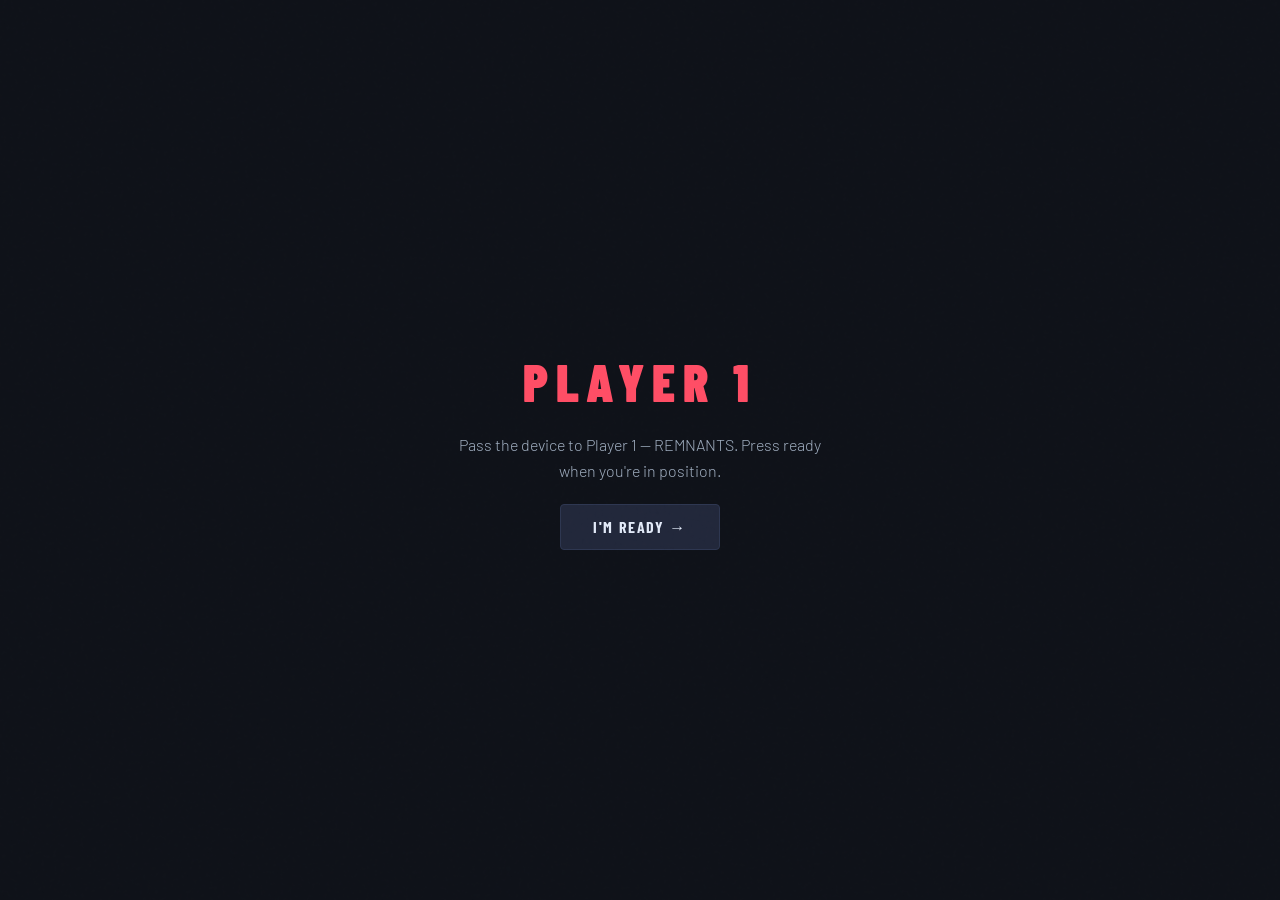
<file: index.html>
<!DOCTYPE html>
<html lang="en">
<head>
  <meta charset="UTF-8">
  <meta name="viewport" content="width=device-width, initial-scale=1.0">
  <title>PARASITE TCG - Prototype v0.1</title>
  <link href="https://fonts.googleapis.com/css2?family=Share+Tech+Mono&family=Barlow+Condensed:wght@300;400;600;700;900&family=Barlow:ital,wght@0,300;0,400;1,300&display=swap" rel="stylesheet">
  <link rel="stylesheet" href="css/base.css">
  <link rel="stylesheet" href="css/cards.css">
  <link rel="stylesheet" href="css/layout.css">
  <link rel="stylesheet" href="css/ui.css">
</head>
<body>

  <!-- HEADER -->
  <div id="header">
    <div class="logo">PARA<span>SITE</span> TCG</div>
    <div id="turn-info">
      <div class="phase-label" id="phase-name">UPKEEP</div>
      <div class="active-player" id="active-player-label"></div>
      <div id="phase-dots">
        <div class="phase-dot" title="Upkeep"></div>
        <div class="phase-dot" title="Draw"></div>
        <div class="phase-dot" title="Main A"></div>
        <div class="phase-dot" title="Combat"></div>
        <div class="phase-dot" title="Main B"></div>
        <div class="phase-dot" title="End"></div>
      </div>
    </div>
    <div id="corruption-bar">
      <div class="label">CORRUPTION</div>
      <div id="gauge-track"><div id="gauge-fill"></div></div>
      <div id="gauge-value">0</div>
    </div>
  </div>

  <!-- GAME WRAP -->
  <div id="game-wrap">

    <!-- PLAYER 2 TOP - The Weave -->
    <div id="player2-area">
      <div class="player-info p2">
        <div class="player-name">THE WEAVE</div>
        <div class="life-display">LIFE<span class="life-val" id="p2-life">20</span></div>
        <div class="resource-display">BIOMASS<span class="res-val" id="p2-res">2</span></div>
      </div>
      <div class="hand-zone" id="p2-hand"></div>
      <div class="player-deck-area">
        <div class="deck-pile">
          <div id="p2-deck-count">--</div>
          <div class="pile-label">Deck</div>
        </div>
        <div class="deck-pile">
          <div id="p2-discard-count">0</div>
          <div class="pile-label">Discard</div>
        </div>
      </div>
    </div>

    <!-- BATTLEFIELD -->
    <div id="battlefield">
      <div class="field-row" id="p2-field">
        <span class="field-row-label">P2 FIELD</span>
      </div>
      <div class="divider"></div>
      <div class="field-row" id="p1-field">
        <span class="field-row-label">P1 FIELD</span>
      </div>
    </div>

    <!-- PLAYER 1 BOTTOM - The Remnants -->
    <div id="player1-area">
      <div class="player-info p1">
        <div class="player-name">THE REMNANTS</div>
        <div class="life-display">LIFE<span class="life-val" id="p1-life">20</span></div>
        <div class="resource-display">SCRAP<span class="res-val" id="p1-res">2</span></div>
      </div>
      <div class="hand-zone" id="p1-hand"></div>
      <div class="player-deck-area">
        <div class="deck-pile">
          <div id="p1-deck-count">--</div>
          <div class="pile-label">Deck</div>
        </div>
        <div class="deck-pile">
          <div id="p1-discard-count">0</div>
          <div class="pile-label">Discard</div>
        </div>
      </div>
    </div>

  </div>

  <!-- CONTROLS -->
  <div id="controls">
    <button class="btn btn-action"   id="btn-play"      disabled>Play Card</button>
    <button class="btn btn-attack"   id="btn-attack"    disabled>Declare Attack</button>
    <button class="btn btn-primary"  id="btn-cancel"    disabled>Cancel</button>
    <button class="btn btn-end"      id="btn-end-phase"         >Next Phase &rarr;</button>
    <span   id="phase-hint"></span>
    <button class="btn btn-tutorial" onclick="window.open('tutorial.html','_blank')">How to Play</button>
  </div>

  <!-- COMBAT NOTICE -->
  <div id="combat-pending">SELECT ATTACKER then select TARGET</div>

  <!-- ACTION LOG -->
  <div id="log-toggle" onclick="toggleLog()">ACTION LOG</div>
  <div id="log-wrap">
    <div id="log-title">Action Log</div>
    <div id="log-entries"></div>
  </div>

  <!-- CARD DETAIL PANEL (click to pin) -->
  <div id="card-detail">
    <div class="detail-name"    id="det-name"></div>
    <div class="detail-type"    id="det-type"></div>
    <div class="detail-stats"   id="det-stats"></div>
    <div class="detail-ability" id="det-ability"></div>
    <div class="detail-flavour" id="det-flavour"></div>
  </div>

  <!-- CARD HOVER TOOLTIP (mouseover, no click needed) -->
  <div id="card-tooltip">
    <div class="tip-header">
      <div class="tip-name"  id="tip-name"></div>
      <div class="tip-tags"  id="tip-tags"></div>
      <div class="tip-stats" id="tip-stats"></div>
    </div>
    <div class="tip-body">
      <div class="tip-status"  id="tip-status"></div>
      <div class="tip-ability" id="tip-ability"></div>
      <div class="tip-flavour" id="tip-flavour"></div>
    </div>
  </div>

  <!-- COACH BUBBLE (toggleable instruction guide) -->
  <div id="coach-wrap">
    <div id="coach-bubble">
      <div id="coach-header">
        <span id="coach-phase-tag">UPKEEP</span>
        <button id="coach-dismiss" onclick="dismissCoach()">Hide forever &times;</button>
      </div>
      <div id="coach-title"></div>
      <div id="coach-text"></div>
    </div>
  </div>
  <button id="coach-toggle" onclick="toggleCoach()">Guide</button>

  <!-- PASS SCREEN -->
  <div id="pass-screen">
    <h2 id="pass-title"></h2>
    <p  id="pass-msg"></p>
    <button class="btn btn-primary" style="font-size:16px;padding:12px 32px;" onclick="dismissPass()">I'M READY &rarr;</button>
  </div>

  <!-- WIN MODAL -->
  <div id="modal-overlay">
    <div id="modal-box">
      <h2 id="modal-title"></h2>
      <p  id="modal-msg"></p>
      <button class="btn btn-primary" style="font-size:16px;padding:12px 32px;" onclick="resetGame()">New Game</button>
    </div>
  </div>

  <!-- Scripts - load order matters -->
  <script src="js/cards.js"></script>
  <script src="js/state.js"></script>
  <script src="js/actions.js"></script>
  <script src="js/combat.js"></script>
  <script src="js/phases.js"></script>
  <script src="js/render.js"></script>
  <script src="js/ui.js"></script>
  <script src="js/main.js"></script>

</body>
</html>
</file>
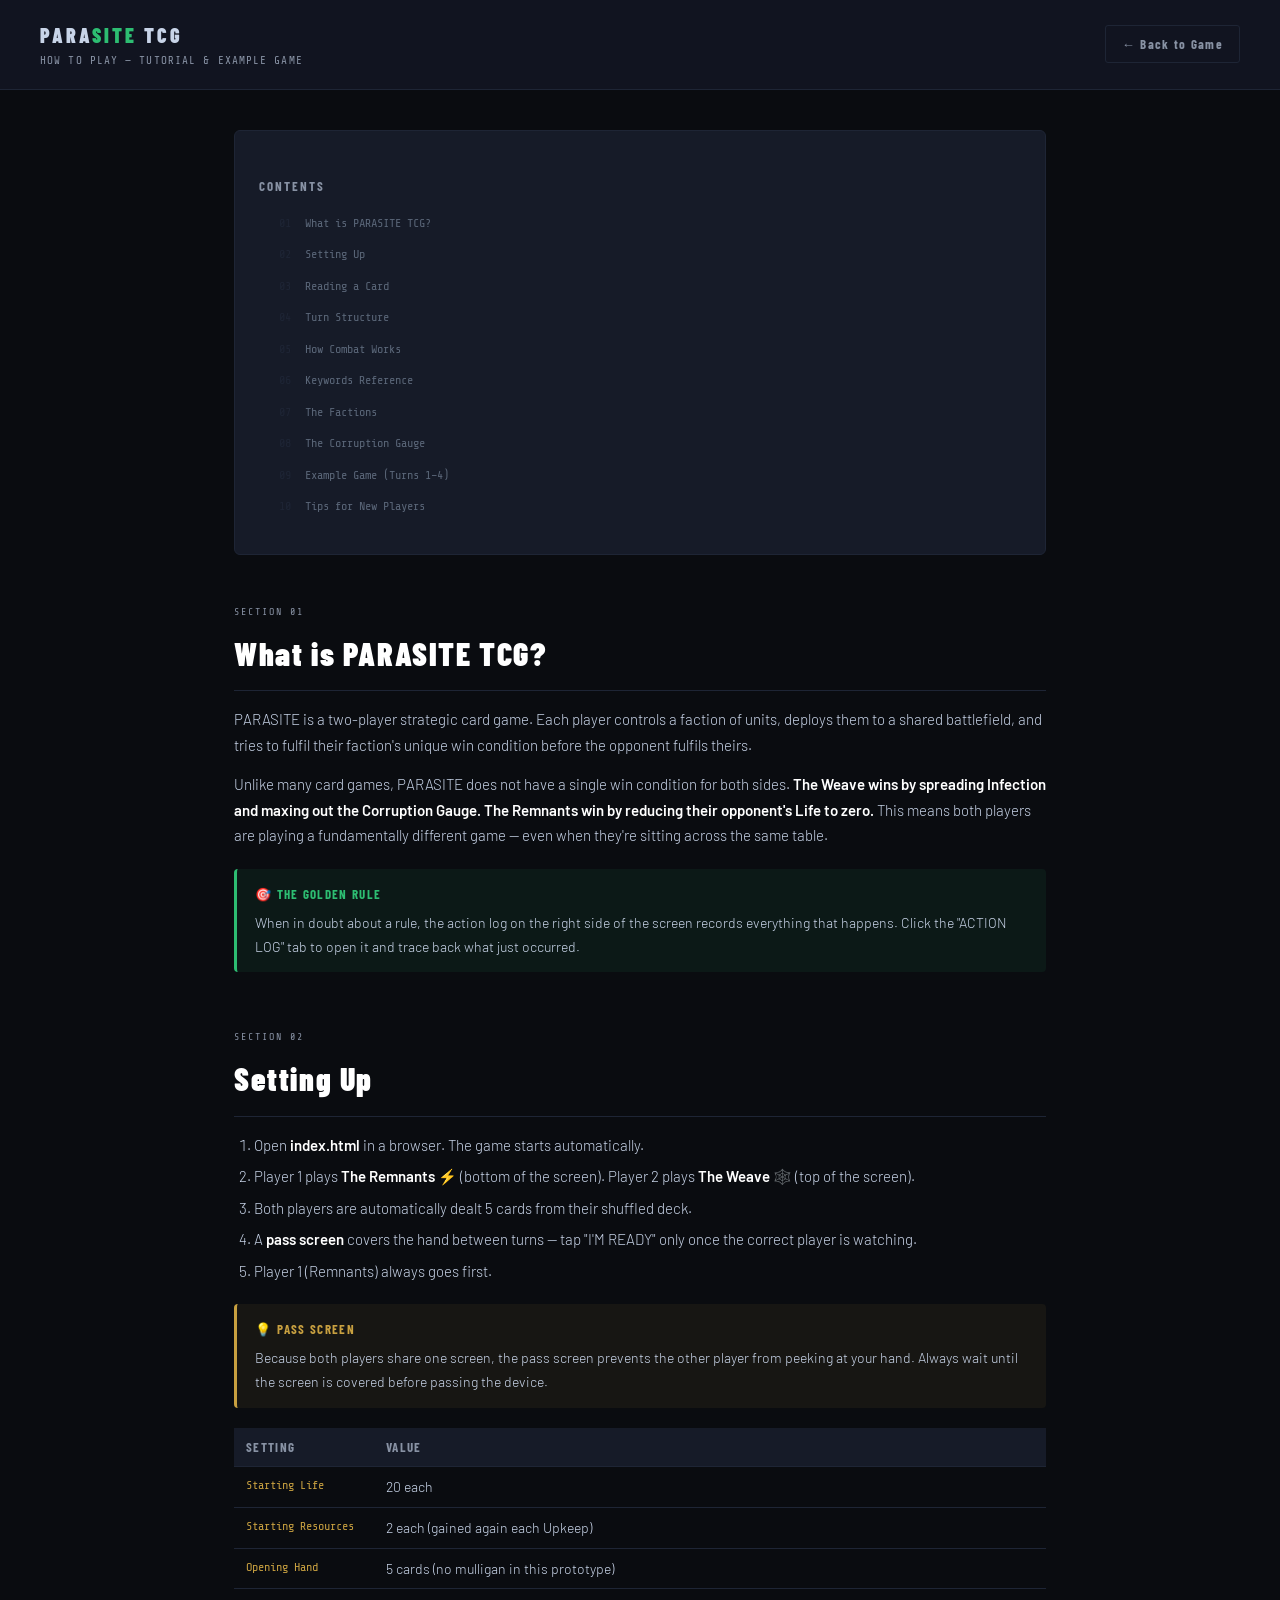
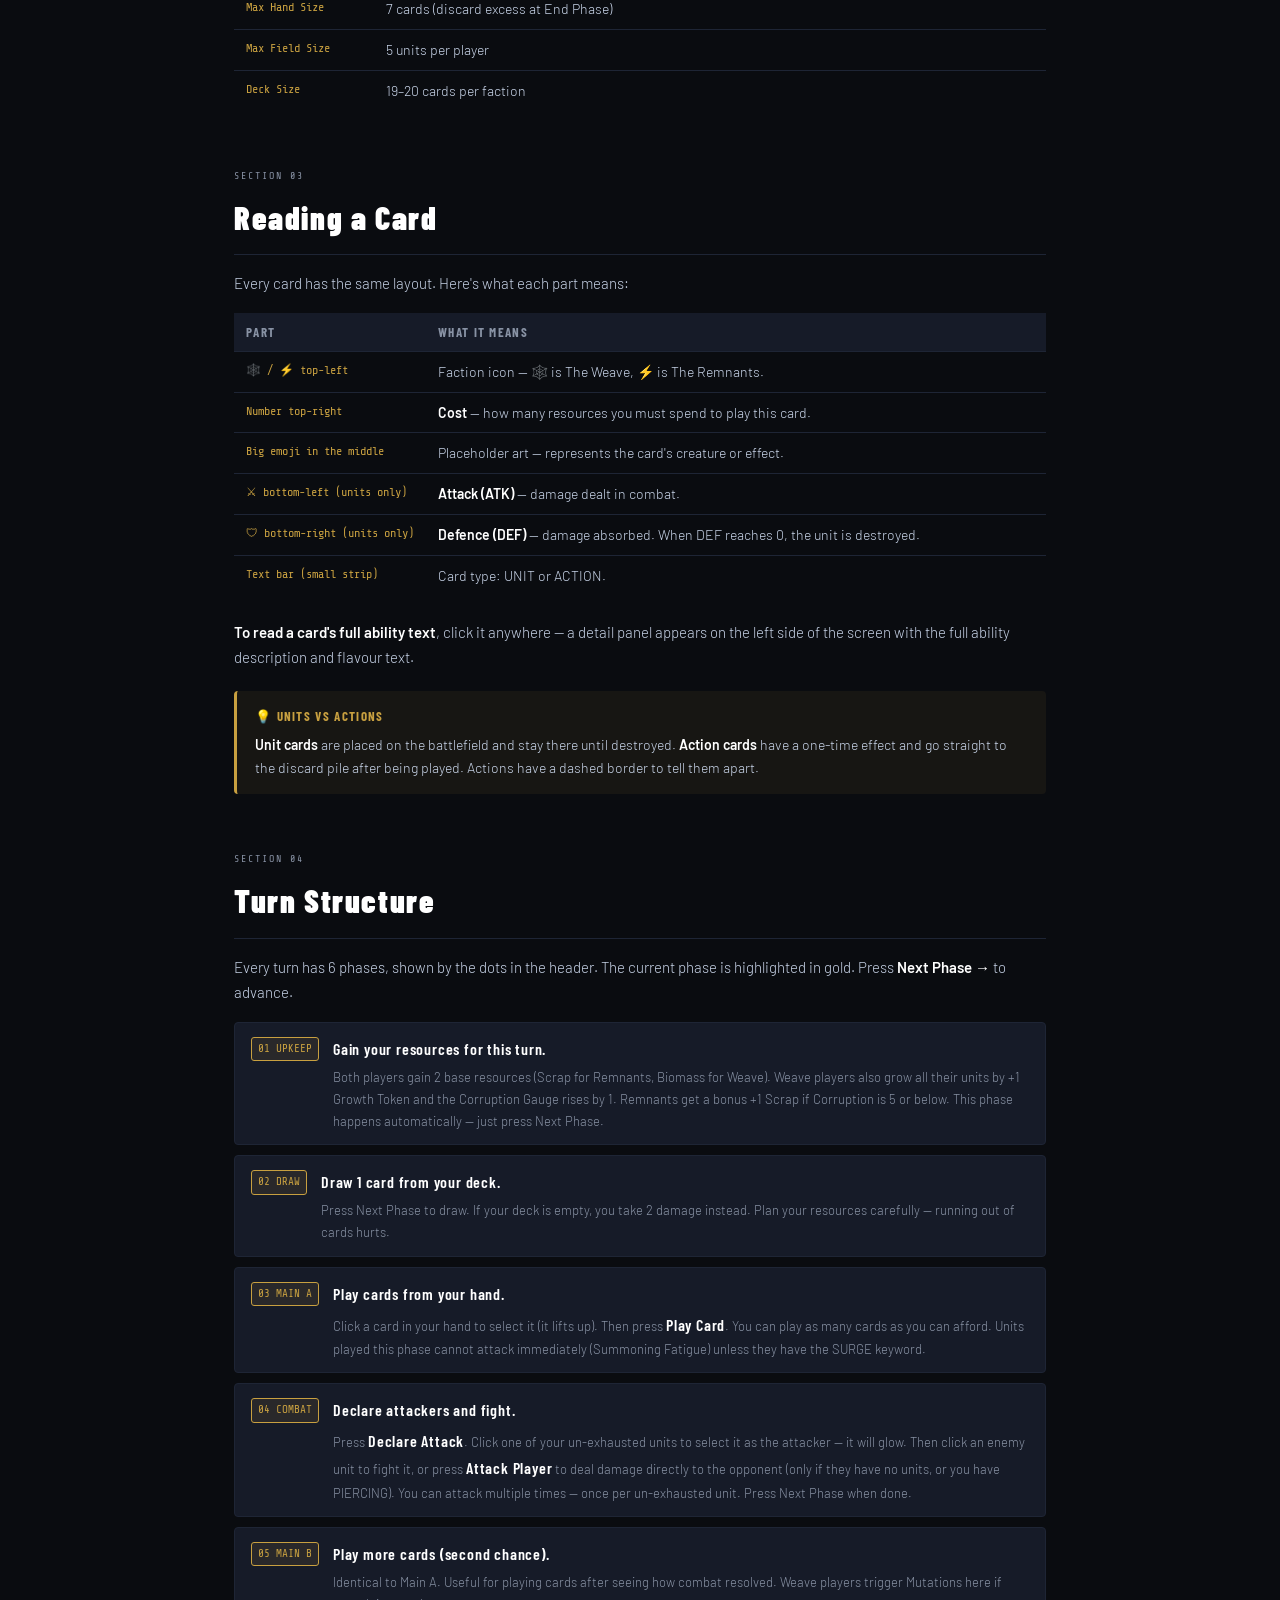
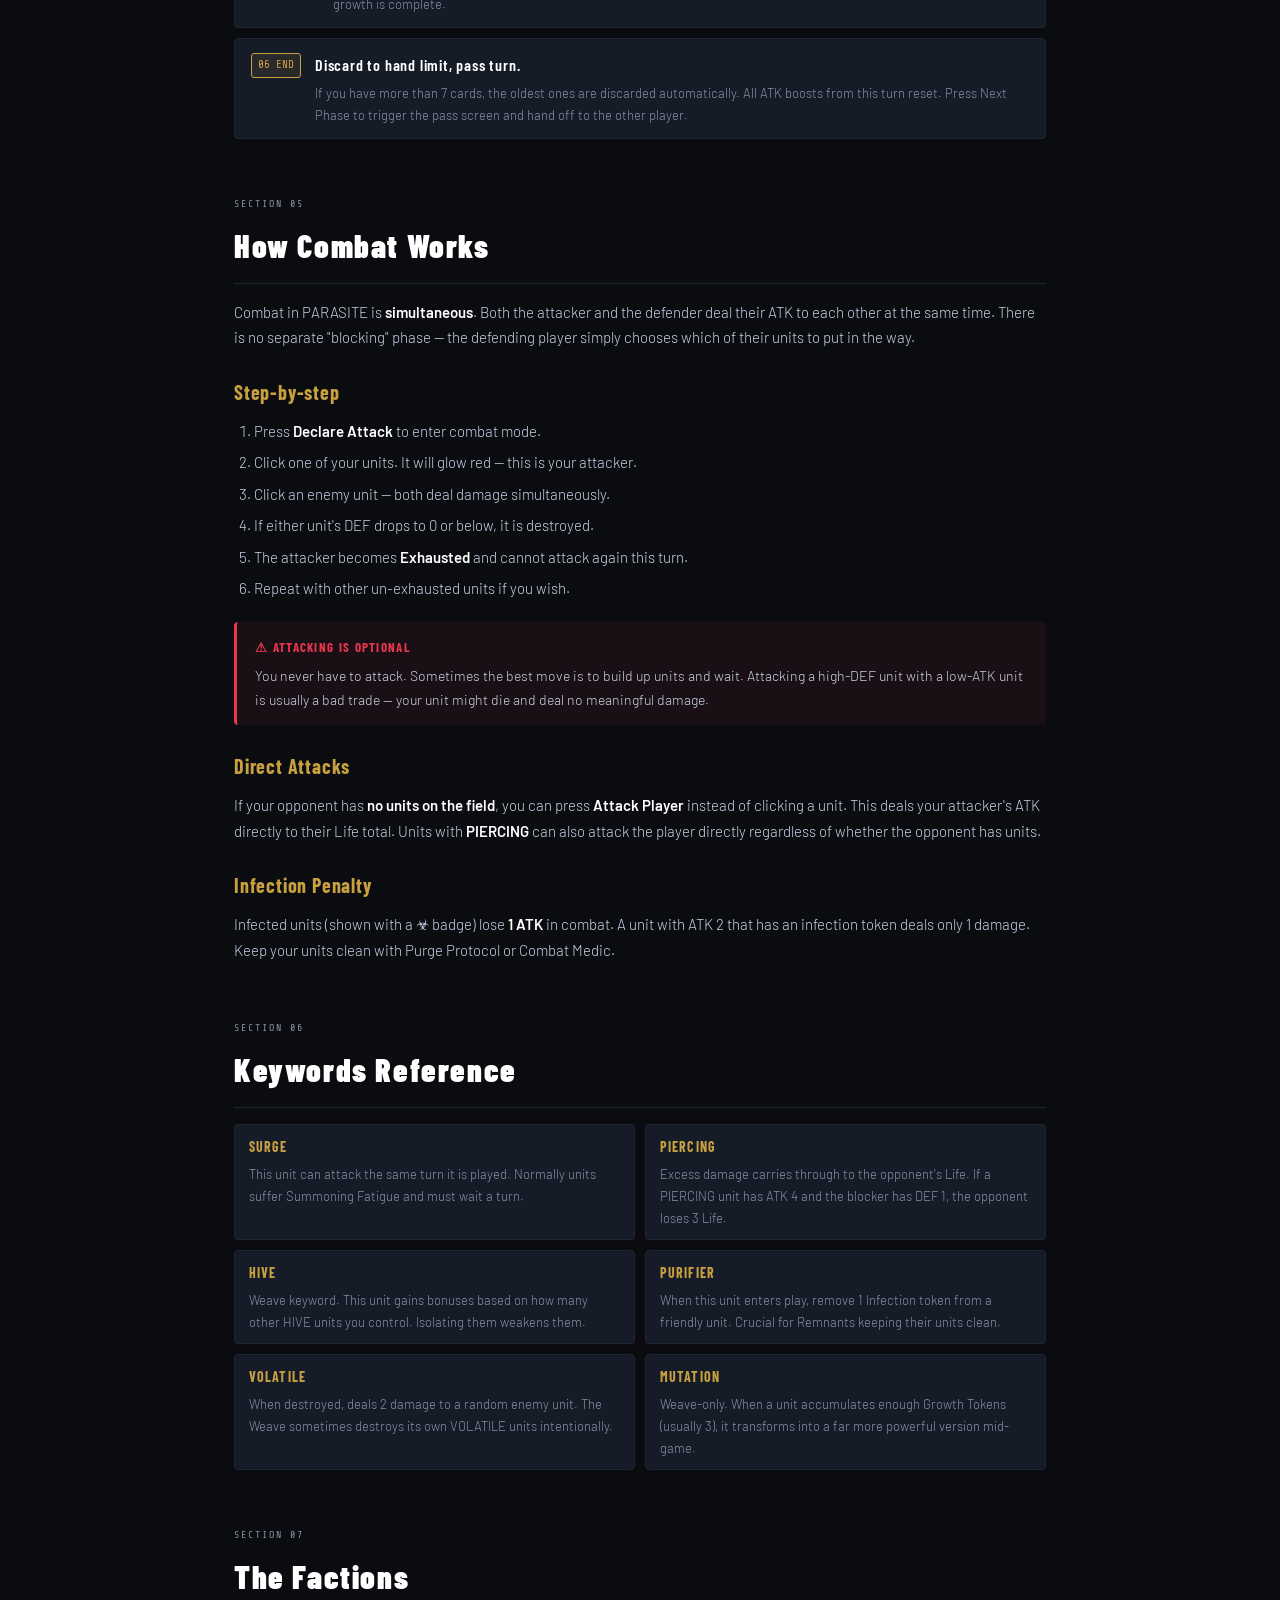
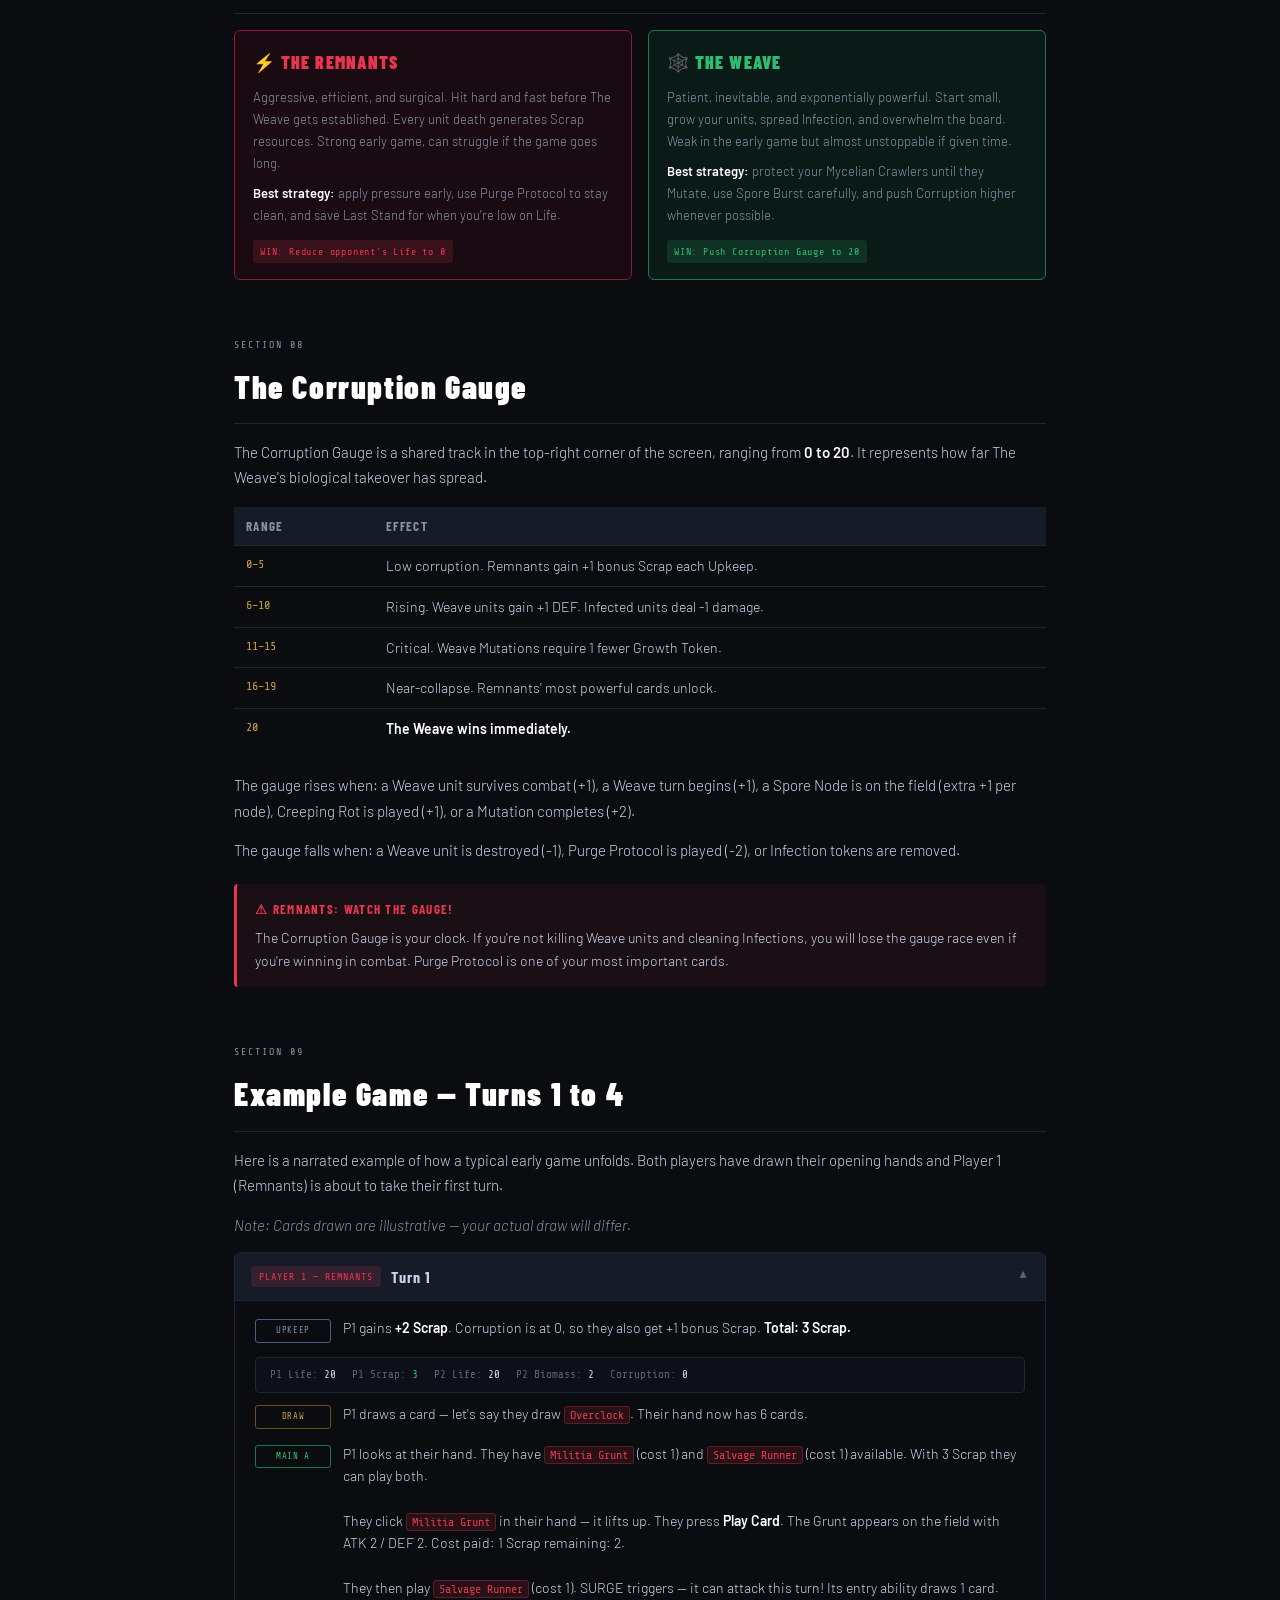
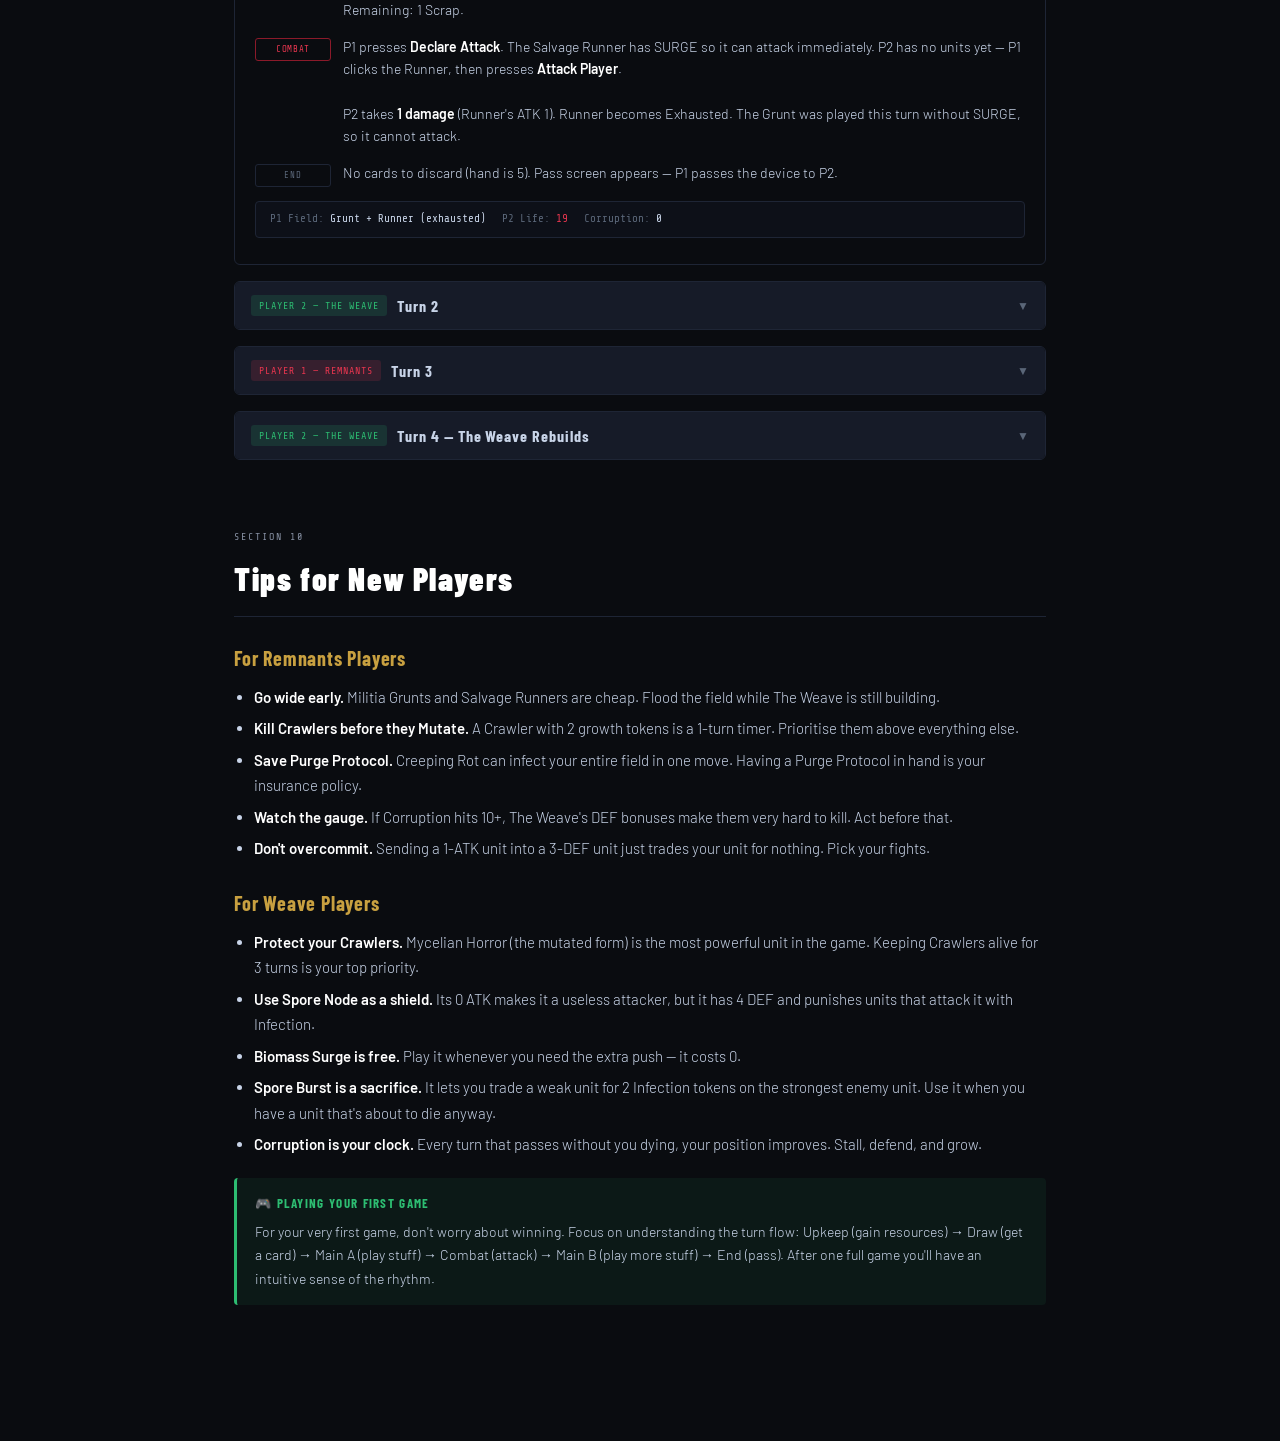
<file: tutorial.html>
<!DOCTYPE html>
<html lang="en">
<head>
  <meta charset="UTF-8">
  <meta name="viewport" content="width=device-width, initial-scale=1.0">
  <title>PARASITE TCG — How to Play</title>
  <link href="https://fonts.googleapis.com/css2?family=Share+Tech+Mono&family=Barlow+Condensed:wght@300;400;600;700;900&family=Barlow:ital,wght@0,300;0,400;1,300&display=swap" rel="stylesheet">
  <style>
    :root {
      --bg:       #0a0c10;
      --surface:  #111420;
      --panel:    #161b28;
      --border:   #1e2535;
      --weave:    #1a7a4a;
      --weave-lt: #2dbd72;
      --rem:      #8b1a2a;
      --rem-lt:   #e8364f;
      --neutral:  #8892a4;
      --text:     #c8d4e8;
      --text-dim: #5a6678;
      --gold:     #c8a040;
      --corrupt:  #ff6040;
    }

    * { margin:0; padding:0; box-sizing:border-box; }

    body {
      background: var(--bg);
      color: var(--text);
      font-family: 'Barlow', sans-serif;
      font-weight: 300;
      line-height: 1.7;
    }

    /* ── HEADER ── */
    .tut-header {
      background: var(--surface);
      border-bottom: 1px solid var(--border);
      padding: 18px 40px;
      display: flex;
      align-items: center;
      justify-content: space-between;
      position: sticky; top: 0; z-index: 20;
    }
    .tut-header .logo {
      font-family: 'Barlow Condensed', sans-serif;
      font-weight: 900; font-size: 20px; letter-spacing: 0.15em;
    }
    .tut-header .logo span { color: var(--weave-lt); }
    .tut-header .subtitle {
      font-family: 'Share Tech Mono', monospace;
      font-size: 11px; color: var(--neutral); letter-spacing: 0.1em;
    }
    .back-btn {
      font-family: 'Barlow Condensed', sans-serif;
      font-weight: 700; font-size: 13px; letter-spacing: 0.1em;
      padding: 7px 16px; border-radius: 3px;
      border: 1px solid var(--border); background: transparent;
      color: var(--neutral); cursor: pointer; text-decoration: none;
      transition: color 0.2s, border-color 0.2s;
    }
    .back-btn:hover { color: var(--text); border-color: var(--neutral); }

    /* ── LAYOUT ── */
    .tut-wrap {
      max-width: 860px;
      margin: 0 auto;
      padding: 40px 24px 80px;
    }

    /* ── NAV ── */
    .toc {
      background: var(--panel);
      border: 1px solid var(--border);
      border-radius: 6px;
      padding: 20px 24px;
      margin-bottom: 48px;
    }
    .toc h3 {
      font-family: 'Barlow Condensed', sans-serif;
      font-weight: 700; font-size: 13px; letter-spacing: 0.15em;
      color: var(--neutral); text-transform: uppercase; margin-bottom: 12px;
    }
    .toc ol {
      list-style: none; display: flex; flex-direction: column; gap: 6px;
    }
    .toc li a {
      font-family: 'Share Tech Mono', monospace; font-size: 12px;
      color: var(--text-dim); text-decoration: none;
      transition: color 0.2s;
    }
    .toc li a:hover { color: var(--gold); }
    .toc li .toc-num { color: var(--border); margin-right: 8px; }

    /* ── SECTIONS ── */
    .section {
      margin-bottom: 56px;
      scroll-margin-top: 80px;
    }

    .section-label {
      font-family: 'Share Tech Mono', monospace;
      font-size: 10px; letter-spacing: 0.2em; color: var(--neutral);
      text-transform: uppercase; margin-bottom: 6px;
    }

    h2 {
      font-family: 'Barlow Condensed', sans-serif;
      font-weight: 900; font-size: 32px; letter-spacing: 0.05em;
      color: #fff; margin-bottom: 16px;
      border-bottom: 1px solid var(--border); padding-bottom: 10px;
    }

    h3 {
      font-family: 'Barlow Condensed', sans-serif;
      font-weight: 700; font-size: 20px; color: var(--gold);
      margin: 24px 0 10px; letter-spacing: 0.04em;
    }

    p { margin-bottom: 14px; font-size: 15px; }

    strong { color: #fff; font-weight: 600; }
    em { color: var(--neutral); }

    ul, ol {
      margin: 0 0 16px 20px;
      display: flex; flex-direction: column; gap: 6px;
    }
    li { font-size: 15px; }

    /* ── CALLOUT BOXES ── */
    .callout {
      border-radius: 4px; padding: 14px 18px;
      margin: 20px 0; border-left: 3px solid;
      font-size: 14px;
    }
    .callout.tip    { background: rgba(200,160,64,0.07); border-color: var(--gold); }
    .callout.warn   { background: rgba(232,54,79,0.07);  border-color: var(--rem-lt); }
    .callout.info   { background: rgba(45,189,114,0.07); border-color: var(--weave-lt); }
    .callout-title  {
      font-family: 'Barlow Condensed', sans-serif;
      font-weight: 700; font-size: 13px; letter-spacing: 0.1em;
      text-transform: uppercase; margin-bottom: 6px;
    }
    .callout.tip  .callout-title { color: var(--gold); }
    .callout.warn .callout-title { color: var(--rem-lt); }
    .callout.info .callout-title { color: var(--weave-lt); }

    /* ── STATS TABLE ── */
    .stat-table {
      width: 100%; border-collapse: collapse;
      margin: 16px 0 24px; font-size: 14px;
    }
    .stat-table th {
      background: var(--panel);
      font-family: 'Barlow Condensed', sans-serif;
      font-weight: 700; font-size: 13px; letter-spacing: 0.1em;
      text-transform: uppercase; color: var(--neutral);
      padding: 8px 12px; text-align: left;
      border-bottom: 1px solid var(--border);
    }
    .stat-table td {
      padding: 8px 12px; border-bottom: 1px solid var(--border);
      vertical-align: top;
    }
    .stat-table tr:last-child td { border-bottom: none; }
    .stat-table td:first-child {
      font-family: 'Share Tech Mono', monospace;
      font-size: 12px; color: var(--gold); white-space: nowrap;
      width: 140px;
    }

    /* ── PHASE STEPS ── */
    .phase-list { display: flex; flex-direction: column; gap: 10px; margin: 16px 0; }
    .phase-step {
      display: flex; gap: 14px; align-items: flex-start;
      background: var(--panel); border: 1px solid var(--border);
      border-radius: 4px; padding: 12px 16px;
    }
    .phase-step .step-num {
      font-family: 'Share Tech Mono', monospace;
      font-size: 11px; color: var(--gold);
      background: rgba(200,160,64,0.1);
      border: 1px solid var(--gold); border-radius: 3px;
      padding: 2px 6px; white-space: nowrap; flex-shrink: 0; margin-top: 2px;
    }
    .phase-step .step-body strong {
      font-family: 'Barlow Condensed', sans-serif;
      font-size: 16px; letter-spacing: 0.05em;
    }
    .phase-step .step-body p { margin: 4px 0 0; font-size: 13px; color: var(--neutral); }

    /* ── FACTION CARDS ── */
    .faction-grid { display: grid; grid-template-columns: 1fr 1fr; gap: 16px; margin: 16px 0; }
    .faction-card {
      border-radius: 6px; padding: 16px 18px;
      border: 1px solid;
    }
    .faction-card.weave   { background: rgba(13,61,37,0.3);  border-color: var(--weave); }
    .faction-card.remnant { background: rgba(61,13,20,0.3);  border-color: var(--rem); }
    .faction-card h4 {
      font-family: 'Barlow Condensed', sans-serif;
      font-weight: 900; font-size: 18px; letter-spacing: 0.06em;
      margin-bottom: 8px;
    }
    .faction-card.weave   h4 { color: var(--weave-lt); }
    .faction-card.remnant h4 { color: var(--rem-lt); }
    .faction-card p { font-size: 13px; color: var(--neutral); margin-bottom: 8px; }
    .faction-card .win-tag {
      font-family: 'Share Tech Mono', monospace;
      font-size: 10px; letter-spacing: 0.08em;
      padding: 3px 7px; border-radius: 3px; display: inline-block;
    }
    .faction-card.weave   .win-tag { background: rgba(45,189,114,0.15); color: var(--weave-lt); }
    .faction-card.remnant .win-tag { background: rgba(232,54,79,0.15);  color: var(--rem-lt); }

    /* ── EXAMPLE GAME ── */
    .example-game { display: flex; flex-direction: column; gap: 4px; }

    .turn-block {
      border: 1px solid var(--border);
      border-radius: 6px; overflow: hidden;
      margin-bottom: 12px;
    }
    .turn-header {
      display: flex; align-items: center; gap: 12px;
      padding: 10px 16px;
      background: var(--panel); cursor: pointer;
      user-select: none;
      justify-content: space-between;
    }
    .turn-header:hover { background: #1c2234; }
    .turn-title {
      font-family: 'Barlow Condensed', sans-serif;
      font-weight: 700; font-size: 16px; letter-spacing: 0.06em;
    }
    .turn-header .turn-player {
      font-family: 'Share Tech Mono', monospace;
      font-size: 10px; letter-spacing: 0.1em; padding: 2px 8px;
      border-radius: 3px;
    }
    .turn-header .rem-badge  { background: rgba(232,54,79,0.15); color: var(--rem-lt); }
    .turn-header .weave-badge{ background: rgba(45,189,114,0.15); color: var(--weave-lt); }
    .turn-header .chevron { color: var(--text-dim); font-size: 12px; transition: transform 0.2s; }
    .turn-block.open .chevron { transform: rotate(180deg); }

    .turn-body { display: none; padding: 16px 20px; border-top: 1px solid var(--border); }
    .turn-block.open .turn-body { display: block; }

    .game-step {
      display: flex; gap: 12px; margin-bottom: 14px; align-items: flex-start;
    }
    .game-step:last-child { margin-bottom: 0; }
    .phase-badge {
      font-family: 'Share Tech Mono', monospace;
      font-size: 9px; letter-spacing: 0.08em;
      white-space: nowrap; padding: 3px 7px; border-radius: 3px;
      flex-shrink: 0; margin-top: 2px;
      border: 1px solid var(--border); color: var(--text-dim);
      min-width: 76px; text-align: center;
    }
    .phase-badge.upkeep  { border-color: #4a6080; color: #7a90b0; }
    .phase-badge.draw    { border-color: #6a5020; color: var(--gold); }
    .phase-badge.main    { border-color: var(--weave); color: var(--weave-lt); }
    .phase-badge.combat  { border-color: var(--rem); color: var(--rem-lt); }
    .phase-badge.end     { border-color: var(--border); color: var(--text-dim); }

    .game-step .step-text { font-size: 14px; line-height: 1.6; }
    .game-step .step-text strong { color: #fff; }
    .game-step .step-text .card-ref {
      font-family: 'Share Tech Mono', monospace;
      font-size: 12px; padding: 1px 5px;
      border-radius: 3px; display: inline;
    }
    .card-ref.weave   { background: rgba(45,189,114,0.12); color: var(--weave-lt); border: 1px solid rgba(45,189,114,0.3); }
    .card-ref.remnant { background: rgba(232,54,79,0.12);  color: var(--rem-lt);   border: 1px solid rgba(232,54,79,0.3); }

    .state-bar {
      display: flex; gap: 16px; flex-wrap: wrap;
      background: #0d1018; border: 1px solid var(--border);
      border-radius: 4px; padding: 8px 14px; margin: 10px 0;
      font-family: 'Share Tech Mono', monospace; font-size: 11px;
    }
    .state-bar span { color: var(--text-dim); }
    .state-bar .sv  { color: var(--text); }
    .state-bar .sv.good { color: var(--weave-lt); }
    .state-bar .sv.bad  { color: var(--rem-lt); }
    .state-bar .sv.warn { color: var(--corrupt); }

    /* ── KEYWORDS TABLE ── */
    .keyword-grid {
      display: grid;
      grid-template-columns: 1fr 1fr;
      gap: 10px; margin: 16px 0;
    }
    .keyword-item {
      background: var(--panel); border: 1px solid var(--border);
      border-radius: 4px; padding: 10px 14px;
    }
    .keyword-item .kw-name {
      font-family: 'Barlow Condensed', sans-serif;
      font-weight: 700; font-size: 14px; letter-spacing: 0.08em;
      color: var(--gold); margin-bottom: 4px;
    }
    .keyword-item p { font-size: 13px; color: var(--neutral); margin: 0; }

    /* responsive */
    @media (max-width: 600px) {
      .faction-grid { grid-template-columns: 1fr; }
      .keyword-grid { grid-template-columns: 1fr; }
      .tut-wrap { padding: 24px 16px 60px; }
    }
  </style>
</head>
<body>

<div class="tut-header">
  <div>
    <div class="logo">PARA<span>SITE</span> TCG</div>
    <div class="subtitle">HOW TO PLAY — TUTORIAL & EXAMPLE GAME</div>
  </div>
  <a href="index.html" class="back-btn">← Back to Game</a>
</div>

<div class="tut-wrap">

  <!-- TABLE OF CONTENTS -->
  <div class="toc">
    <h3>Contents</h3>
    <ol>
      <li><a href="#overview"><span class="toc-num">01</span> What is PARASITE TCG?</a></li>
      <li><a href="#setup"><span class="toc-num">02</span> Setting Up</a></li>
      <li><a href="#anatomy"><span class="toc-num">03</span> Reading a Card</a></li>
      <li><a href="#phases"><span class="toc-num">04</span> Turn Structure</a></li>
      <li><a href="#combat"><span class="toc-num">05</span> How Combat Works</a></li>
      <li><a href="#keywords"><span class="toc-num">06</span> Keywords Reference</a></li>
      <li><a href="#factions"><span class="toc-num">07</span> The Factions</a></li>
      <li><a href="#corruption"><span class="toc-num">08</span> The Corruption Gauge</a></li>
      <li><a href="#example"><span class="toc-num">09</span> Example Game (Turns 1–4)</a></li>
      <li><a href="#tips"><span class="toc-num">10</span> Tips for New Players</a></li>
    </ol>
  </div>

  <!-- 01 OVERVIEW -->
  <div class="section" id="overview">
    <div class="section-label">Section 01</div>
    <h2>What is PARASITE TCG?</h2>
    <p>PARASITE is a two-player strategic card game. Each player controls a faction of units, deploys them to a shared battlefield, and tries to fulfil their faction's unique win condition before the opponent fulfils theirs.</p>
    <p>Unlike many card games, PARASITE does not have a single win condition for both sides. <strong>The Weave wins by spreading Infection and maxing out the Corruption Gauge. The Remnants win by reducing their opponent's Life to zero.</strong> This means both players are playing a fundamentally different game — even when they're sitting across the same table.</p>

    <div class="callout info">
      <div class="callout-title">🎯 The Golden Rule</div>
      When in doubt about a rule, the action log on the right side of the screen records everything that happens. Click the "ACTION LOG" tab to open it and trace back what just occurred.
    </div>
  </div>

  <!-- 02 SETUP -->
  <div class="section" id="setup">
    <div class="section-label">Section 02</div>
    <h2>Setting Up</h2>
    <ol>
      <li>Open <strong>index.html</strong> in a browser. The game starts automatically.</li>
      <li>Player 1 plays <strong>The Remnants ⚡</strong> (bottom of the screen). Player 2 plays <strong>The Weave 🕸️</strong> (top of the screen).</li>
      <li>Both players are automatically dealt 5 cards from their shuffled deck.</li>
      <li>A <strong>pass screen</strong> covers the hand between turns — tap "I'M READY" only once the correct player is watching.</li>
      <li>Player 1 (Remnants) always goes first.</li>
    </ol>

    <div class="callout tip">
      <div class="callout-title">💡 Pass Screen</div>
      Because both players share one screen, the pass screen prevents the other player from peeking at your hand. Always wait until the screen is covered before passing the device.
    </div>

    <table class="stat-table">
      <tr><th>Setting</th><th>Value</th></tr>
      <tr><td>Starting Life</td><td>20 each</td></tr>
      <tr><td>Starting Resources</td><td>2 each (gained again each Upkeep)</td></tr>
      <tr><td>Opening Hand</td><td>5 cards (no mulligan in this prototype)</td></tr>
      <tr><td>Max Hand Size</td><td>7 cards (discard excess at End Phase)</td></tr>
      <tr><td>Max Field Size</td><td>5 units per player</td></tr>
      <tr><td>Deck Size</td><td>19–20 cards per faction</td></tr>
    </table>
  </div>

  <!-- 03 CARD ANATOMY -->
  <div class="section" id="anatomy">
    <div class="section-label">Section 03</div>
    <h2>Reading a Card</h2>
    <p>Every card has the same layout. Here's what each part means:</p>

    <table class="stat-table">
      <tr><th>Part</th><th>What it means</th></tr>
      <tr><td>🕸️ / ⚡ top-left</td><td>Faction icon — 🕸️ is The Weave, ⚡ is The Remnants.</td></tr>
      <tr><td>Number top-right</td><td><strong>Cost</strong> — how many resources you must spend to play this card.</td></tr>
      <tr><td>Big emoji in the middle</td><td>Placeholder art — represents the card's creature or effect.</td></tr>
      <tr><td>⚔ bottom-left (units only)</td><td><strong>Attack (ATK)</strong> — damage dealt in combat.</td></tr>
      <tr><td>🛡 bottom-right (units only)</td><td><strong>Defence (DEF)</strong> — damage absorbed. When DEF reaches 0, the unit is destroyed.</td></tr>
      <tr><td>Text bar (small strip)</td><td>Card type: UNIT or ACTION.</td></tr>
    </table>

    <p><strong>To read a card's full ability text</strong>, click it anywhere — a detail panel appears on the left side of the screen with the full ability description and flavour text.</p>

    <div class="callout tip">
      <div class="callout-title">💡 Units vs Actions</div>
      <strong>Unit cards</strong> are placed on the battlefield and stay there until destroyed. <strong>Action cards</strong> have a one-time effect and go straight to the discard pile after being played. Actions have a dashed border to tell them apart.
    </div>
  </div>

  <!-- 04 PHASES -->
  <div class="section" id="phases">
    <div class="section-label">Section 04</div>
    <h2>Turn Structure</h2>
    <p>Every turn has 6 phases, shown by the dots in the header. The current phase is highlighted in gold. Press <strong>Next Phase →</strong> to advance.</p>

    <div class="phase-list">
      <div class="phase-step">
        <div class="step-num">01 UPKEEP</div>
        <div class="step-body">
          <strong>Gain your resources for this turn.</strong>
          <p>Both players gain 2 base resources (Scrap for Remnants, Biomass for Weave). Weave players also grow all their units by +1 Growth Token and the Corruption Gauge rises by 1. Remnants get a bonus +1 Scrap if Corruption is 5 or below. This phase happens automatically — just press Next Phase.</p>
        </div>
      </div>
      <div class="phase-step">
        <div class="step-num">02 DRAW</div>
        <div class="step-body">
          <strong>Draw 1 card from your deck.</strong>
          <p>Press Next Phase to draw. If your deck is empty, you take 2 damage instead. Plan your resources carefully — running out of cards hurts.</p>
        </div>
      </div>
      <div class="phase-step">
        <div class="step-num">03 MAIN A</div>
        <div class="step-body">
          <strong>Play cards from your hand.</strong>
          <p>Click a card in your hand to select it (it lifts up). Then press <strong>Play Card</strong>. You can play as many cards as you can afford. Units played this phase cannot attack immediately (Summoning Fatigue) unless they have the SURGE keyword.</p>
        </div>
      </div>
      <div class="phase-step">
        <div class="step-num">04 COMBAT</div>
        <div class="step-body">
          <strong>Declare attackers and fight.</strong>
          <p>Press <strong>Declare Attack</strong>. Click one of your un-exhausted units to select it as the attacker — it will glow. Then click an enemy unit to fight it, or press <strong>Attack Player</strong> to deal damage directly to the opponent (only if they have no units, or you have PIERCING). You can attack multiple times — once per un-exhausted unit. Press Next Phase when done.</p>
        </div>
      </div>
      <div class="phase-step">
        <div class="step-num">05 MAIN B</div>
        <div class="step-body">
          <strong>Play more cards (second chance).</strong>
          <p>Identical to Main A. Useful for playing cards after seeing how combat resolved. Weave players trigger Mutations here if growth is complete.</p>
        </div>
      </div>
      <div class="phase-step">
        <div class="step-num">06 END</div>
        <div class="step-body">
          <strong>Discard to hand limit, pass turn.</strong>
          <p>If you have more than 7 cards, the oldest ones are discarded automatically. All ATK boosts from this turn reset. Press Next Phase to trigger the pass screen and hand off to the other player.</p>
        </div>
      </div>
    </div>
  </div>

  <!-- 05 COMBAT -->
  <div class="section" id="combat">
    <div class="section-label">Section 05</div>
    <h2>How Combat Works</h2>
    <p>Combat in PARASITE is <strong>simultaneous</strong>. Both the attacker and the defender deal their ATK to each other at the same time. There is no separate "blocking" phase — the defending player simply chooses which of their units to put in the way.</p>

    <h3>Step-by-step</h3>
    <ol>
      <li>Press <strong>Declare Attack</strong> to enter combat mode.</li>
      <li>Click one of your units. It will glow red — this is your attacker.</li>
      <li>Click an enemy unit — both deal damage simultaneously.</li>
      <li>If either unit's DEF drops to 0 or below, it is destroyed.</li>
      <li>The attacker becomes <strong>Exhausted</strong> and cannot attack again this turn.</li>
      <li>Repeat with other un-exhausted units if you wish.</li>
    </ol>

    <div class="callout warn">
      <div class="callout-title">⚠ Attacking is optional</div>
      You never have to attack. Sometimes the best move is to build up units and wait. Attacking a high-DEF unit with a low-ATK unit is usually a bad trade — your unit might die and deal no meaningful damage.
    </div>

    <h3>Direct Attacks</h3>
    <p>If your opponent has <strong>no units on the field</strong>, you can press <strong>Attack Player</strong> instead of clicking a unit. This deals your attacker's ATK directly to their Life total. Units with <strong>PIERCING</strong> can also attack the player directly regardless of whether the opponent has units.</p>

    <h3>Infection Penalty</h3>
    <p>Infected units (shown with a ☣ badge) lose <strong>1 ATK</strong> in combat. A unit with ATK 2 that has an infection token deals only 1 damage. Keep your units clean with Purge Protocol or Combat Medic.</p>
  </div>

  <!-- 06 KEYWORDS -->
  <div class="section" id="keywords">
    <div class="section-label">Section 06</div>
    <h2>Keywords Reference</h2>
    <div class="keyword-grid">
      <div class="keyword-item">
        <div class="kw-name">SURGE</div>
        <p>This unit can attack the same turn it is played. Normally units suffer Summoning Fatigue and must wait a turn.</p>
      </div>
      <div class="keyword-item">
        <div class="kw-name">PIERCING</div>
        <p>Excess damage carries through to the opponent's Life. If a PIERCING unit has ATK 4 and the blocker has DEF 1, the opponent loses 3 Life.</p>
      </div>
      <div class="keyword-item">
        <div class="kw-name">HIVE</div>
        <p>Weave keyword. This unit gains bonuses based on how many other HIVE units you control. Isolating them weakens them.</p>
      </div>
      <div class="keyword-item">
        <div class="kw-name">PURIFIER</div>
        <p>When this unit enters play, remove 1 Infection token from a friendly unit. Crucial for Remnants keeping their units clean.</p>
      </div>
      <div class="keyword-item">
        <div class="kw-name">VOLATILE</div>
        <p>When destroyed, deals 2 damage to a random enemy unit. The Weave sometimes destroys its own VOLATILE units intentionally.</p>
      </div>
      <div class="keyword-item">
        <div class="kw-name">MUTATION</div>
        <p>Weave-only. When a unit accumulates enough Growth Tokens (usually 3), it transforms into a far more powerful version mid-game.</p>
      </div>
    </div>
  </div>

  <!-- 07 FACTIONS -->
  <div class="section" id="factions">
    <div class="section-label">Section 07</div>
    <h2>The Factions</h2>
    <div class="faction-grid">
      <div class="faction-card remnant">
        <h4>⚡ THE REMNANTS</h4>
        <p>Aggressive, efficient, and surgical. Hit hard and fast before The Weave gets established. Every unit death generates Scrap resources. Strong early game, can struggle if the game goes long.</p>
        <p><strong>Best strategy:</strong> apply pressure early, use Purge Protocol to stay clean, and save Last Stand for when you're low on Life.</p>
        <span class="win-tag">WIN: Reduce opponent's Life to 0</span>
      </div>
      <div class="faction-card weave">
        <h4>🕸️ THE WEAVE</h4>
        <p>Patient, inevitable, and exponentially powerful. Start small, grow your units, spread Infection, and overwhelm the board. Weak in the early game but almost unstoppable if given time.</p>
        <p><strong>Best strategy:</strong> protect your Mycelian Crawlers until they Mutate, use Spore Burst carefully, and push Corruption higher whenever possible.</p>
        <span class="win-tag">WIN: Push Corruption Gauge to 20</span>
      </div>
    </div>
  </div>

  <!-- 08 CORRUPTION -->
  <div class="section" id="corruption">
    <div class="section-label">Section 08</div>
    <h2>The Corruption Gauge</h2>
    <p>The Corruption Gauge is a shared track in the top-right corner of the screen, ranging from <strong>0 to 20</strong>. It represents how far The Weave's biological takeover has spread.</p>

    <table class="stat-table">
      <tr><th>Range</th><th>Effect</th></tr>
      <tr><td>0–5</td><td>Low corruption. Remnants gain +1 bonus Scrap each Upkeep.</td></tr>
      <tr><td>6–10</td><td>Rising. Weave units gain +1 DEF. Infected units deal -1 damage.</td></tr>
      <tr><td>11–15</td><td>Critical. Weave Mutations require 1 fewer Growth Token.</td></tr>
      <tr><td>16–19</td><td>Near-collapse. Remnants' most powerful cards unlock.</td></tr>
      <tr><td>20</td><td><strong>The Weave wins immediately.</strong></td></tr>
    </table>

    <p>The gauge rises when: a Weave unit survives combat (+1), a Weave turn begins (+1), a Spore Node is on the field (extra +1 per node), Creeping Rot is played (+1), or a Mutation completes (+2).</p>
    <p>The gauge falls when: a Weave unit is destroyed (-1), Purge Protocol is played (-2), or Infection tokens are removed.</p>

    <div class="callout warn">
      <div class="callout-title">⚠ Remnants: Watch the gauge!</div>
      The Corruption Gauge is your clock. If you're not killing Weave units and cleaning Infections, you will lose the gauge race even if you're winning in combat. Purge Protocol is one of your most important cards.
    </div>
  </div>

  <!-- 09 EXAMPLE GAME -->
  <div class="section" id="example">
    <div class="section-label">Section 09</div>
    <h2>Example Game — Turns 1 to 4</h2>
    <p>Here is a narrated example of how a typical early game unfolds. Both players have drawn their opening hands and Player 1 (Remnants) is about to take their first turn.</p>
    <p><em>Note: Cards drawn are illustrative — your actual draw will differ.</em></p>

    <div class="example-game">

      <!-- TURN 1 — REMNANTS -->
      <div class="turn-block open" onclick="toggleTurn(this)">
        <div class="turn-header">
          <div style="display:flex;align-items:center;gap:10px;">
            <span class="turn-player rem-badge">PLAYER 1 — REMNANTS</span>
            <span class="turn-title">Turn 1</span>
          </div>
          <span class="chevron">▼</span>
        </div>
        <div class="turn-body">

          <div class="game-step">
            <span class="phase-badge upkeep">UPKEEP</span>
            <div class="step-text">
              P1 gains <strong>+2 Scrap</strong>. Corruption is at 0, so they also get +1 bonus Scrap.
              <strong>Total: 3 Scrap.</strong>
            </div>
          </div>
          <div class="state-bar">
            <span>P1 Life: <span class="sv">20</span></span>
            <span>P1 Scrap: <span class="sv good">3</span></span>
            <span>P2 Life: <span class="sv">20</span></span>
            <span>P2 Biomass: <span class="sv">2</span></span>
            <span>Corruption: <span class="sv">0</span></span>
          </div>

          <div class="game-step">
            <span class="phase-badge draw">DRAW</span>
            <div class="step-text">P1 draws a card — let's say they draw <span class="card-ref remnant">Overclock</span>. Their hand now has 6 cards.</div>
          </div>

          <div class="game-step">
            <span class="phase-badge main">MAIN A</span>
            <div class="step-text">
              P1 looks at their hand. They have <span class="card-ref remnant">Militia Grunt</span> (cost 1) and <span class="card-ref remnant">Salvage Runner</span> (cost 1) available. With 3 Scrap they can play both.
              <br><br>
              They click <span class="card-ref remnant">Militia Grunt</span> in their hand — it lifts up. They press <strong>Play Card</strong>. The Grunt appears on the field with ATK 2 / DEF 2. Cost paid: 1 Scrap remaining: 2.
              <br><br>
              They then play <span class="card-ref remnant">Salvage Runner</span> (cost 1). SURGE triggers — it can attack this turn! Its entry ability draws 1 card. Remaining: 1 Scrap.
            </div>
          </div>

          <div class="game-step">
            <span class="phase-badge combat">COMBAT</span>
            <div class="step-text">
              P1 presses <strong>Declare Attack</strong>. The Salvage Runner has SURGE so it can attack immediately. P2 has no units yet — P1 clicks the Runner, then presses <strong>Attack Player</strong>.
              <br><br>
              P2 takes <strong>1 damage</strong> (Runner's ATK 1). Runner becomes Exhausted. The Grunt was played this turn without SURGE, so it cannot attack.
            </div>
          </div>

          <div class="game-step">
            <span class="phase-badge end">END</span>
            <div class="step-text">No cards to discard (hand is 5). Pass screen appears — P1 passes the device to P2.</div>
          </div>

          <div class="state-bar">
            <span>P1 Field: <span class="sv">Grunt + Runner (exhausted)</span></span>
            <span>P2 Life: <span class="sv bad">19</span></span>
            <span>Corruption: <span class="sv">0</span></span>
          </div>
        </div>
      </div>

      <!-- TURN 2 — WEAVE -->
      <div class="turn-block" onclick="toggleTurn(this)">
        <div class="turn-header">
          <div style="display:flex;align-items:center;gap:10px;">
            <span class="turn-player weave-badge">PLAYER 2 — THE WEAVE</span>
            <span class="turn-title">Turn 2</span>
          </div>
          <span class="chevron">▼</span>
        </div>
        <div class="turn-body">

          <div class="game-step">
            <span class="phase-badge upkeep">UPKEEP</span>
            <div class="step-text">
              P2 is The Weave. They gain <strong>+2 Biomass</strong>. Because it's a Weave turn, <strong>Corruption rises to 1</strong>. P2 has no units yet, so no growth tokens are added.
            </div>
          </div>
          <div class="state-bar">
            <span>P2 Biomass: <span class="sv good">2</span></span>
            <span>Corruption: <span class="sv warn">1</span></span>
          </div>

          <div class="game-step">
            <span class="phase-badge draw">DRAW</span>
            <div class="step-text">P2 draws a card — <span class="card-ref weave">Parasitic Drone</span> (ATK 2 / DEF 1, HIVE).</div>
          </div>

          <div class="game-step">
            <span class="phase-badge main">MAIN A</span>
            <div class="step-text">
              P2 plays <span class="card-ref weave">Mycelian Crawler</span> (cost 1, ATK 1 / DEF 2). It enters with Summoning Fatigue — cannot attack this turn.
              <br><br>
              With 1 Biomass remaining, P2 also plays <span class="card-ref weave">Parasitic Drone</span> (cost 1, ATK 2 / DEF 1). Also Summoning Fatigue.
            </div>
          </div>

          <div class="game-step">
            <span class="phase-badge combat">COMBAT</span>
            <div class="step-text">Both Weave units have Summoning Fatigue — they cannot attack. P2 skips combat and presses Next Phase.</div>
          </div>

          <div class="game-step">
            <span class="phase-badge end">END</span>
            <div class="step-text">No cards to discard. Pass device to P1.</div>
          </div>

          <div class="state-bar">
            <span>P2 Field: <span class="sv">Crawler (1 growth token) + Drone</span></span>
            <span>Corruption: <span class="sv warn">1</span></span>
          </div>
        </div>
      </div>

      <!-- TURN 3 — REMNANTS -->
      <div class="turn-block" onclick="toggleTurn(this)">
        <div class="turn-header">
          <div style="display:flex;align-items:center;gap:10px;">
            <span class="turn-player rem-badge">PLAYER 1 — REMNANTS</span>
            <span class="turn-title">Turn 3</span>
          </div>
          <span class="chevron">▼</span>
        </div>
        <div class="turn-body">

          <div class="game-step">
            <span class="phase-badge upkeep">UPKEEP</span>
            <div class="step-text">Corruption is 1 (≤5), so P1 gets the bonus. <strong>Total Scrap: 3</strong>. Both P1 units refresh — the Grunt and Runner are no longer Exhausted.</div>
          </div>

          <div class="game-step">
            <span class="phase-badge draw">DRAW</span>
            <div class="step-text">P1 draws <span class="card-ref remnant">Scrap Engineer</span> (cost 2, ATK 2 / DEF 3, PURIFIER).</div>
          </div>

          <div class="game-step">
            <span class="phase-badge main">MAIN A</span>
            <div class="step-text">
              P1 plays <span class="card-ref remnant">Scrap Engineer</span> for 2 Scrap. Its PURIFIER entry trigger fires — no friendly units are infected yet, so nothing to clear. P1 has 1 Scrap left.
            </div>
          </div>

          <div class="game-step">
            <span class="phase-badge combat">COMBAT</span>
            <div class="step-text">
              P1 has three units ready: <strong>Grunt (ATK 2)</strong>, <strong>Runner (ATK 1)</strong>, and <strong>Scrap Engineer (ATK 2)</strong>.
              <br><br>
              P2 has the <strong>Mycelian Crawler (DEF 2)</strong> and <strong>Parasitic Drone (DEF 1)</strong>.
              <br><br>
              P1 attacks with the Grunt → targets the Drone. Grunt deals 2 damage (Drone DEF 1 → -1 = destroyed). Drone retaliates for 2 (Grunt DEF 2 → 0 = also destroyed). <strong>Both die simultaneously.</strong>
              <br><br>
              Drone death trigger fires: places 1 Infection token on a random P1 unit — it lands on the Runner.
              <br><br>
              Grunt death trigger fires: P1 gains 1 Scrap (now 2 Scrap total).
              <br><br>
              P1 attacks with the Runner → targets the Crawler. Runner deals 1 damage (Crawler DEF 2 → 1). Crawler retaliates for 1 (Runner DEF 2 → 1). Both survive, both Exhausted.
              <br><br>
              P1 attacks with the Scrap Engineer → targets the Crawler (DEF now 1). Engineer deals 2 (Crawler destroyed). Crawler retaliates for 1 (Engineer DEF 3 → 2). <strong>Crawler destroyed.</strong> Engineer kills it — gains 2 Scrap (on-kill ability). Total: 4 Scrap.
            </div>
          </div>

          <div class="state-bar">
            <span>P1 Field: <span class="sv">Runner (☣×1, DEF 1) + Engineer (DEF 2)</span></span>
            <span>P1 Scrap: <span class="sv good">4</span></span>
            <span>P2 Field: <span class="sv bad">EMPTY</span></span>
            <span>Corruption: <span class="sv">1</span></span>
          </div>

          <div class="game-step">
            <span class="phase-badge end">END</span>
            <div class="step-text">P1 passes to P2. A bad turn for The Weave — both units wiped. But the Infection token on the Runner is a small foothold.</div>
          </div>
        </div>
      </div>

      <!-- TURN 4 — WEAVE -->
      <div class="turn-block" onclick="toggleTurn(this)">
        <div class="turn-header">
          <div style="display:flex;align-items:center;gap:10px;">
            <span class="turn-player weave-badge">PLAYER 2 — THE WEAVE</span>
            <span class="turn-title">Turn 4 — The Weave Rebuilds</span>
          </div>
          <span class="chevron">▼</span>
        </div>
        <div class="turn-body">

          <div class="game-step">
            <span class="phase-badge upkeep">UPKEEP</span>
            <div class="step-text">
              Weave upkeep: <strong>Corruption rises to 2</strong>. P2 gains 2 Biomass. No units on field — no growth tokens.
            </div>
          </div>

          <div class="game-step">
            <span class="phase-badge draw">DRAW</span>
            <div class="step-text">P2 draws <span class="card-ref weave">Hive Guardian</span> (cost 3, ATK 2 / DEF 5, HIVE).</div>
          </div>

          <div class="game-step">
            <span class="phase-badge main">MAIN A</span>
            <div class="step-text">
              P2 plays two <span class="card-ref weave">Mycelian Crawlers</span> (cost 1 each). Both enter with Summoning Fatigue. P2 also plays <span class="card-ref weave">Biomass Surge</span> (cost 0) — gaining 3 Biomass. Total Biomass: 3.
              <br><br>
              P2 then plays <span class="card-ref weave">Spore Node</span> (cost 2, DEF 4). 1 Biomass remaining.
              <br><br>
              P2 has 3 units — 2 Crawlers and a Spore Node. The Spore Node will add +1 Corruption each Weave upkeep from now on.
            </div>
          </div>

          <div class="game-step">
            <span class="phase-badge combat">COMBAT</span>
            <div class="step-text">All Weave units have Summoning Fatigue — cannot attack. P2 skips combat.</div>
          </div>

          <div class="game-step">
            <span class="phase-badge end">END</span>
            <div class="step-text">Pass to P1. The Weave has rebuilt a formidable board. Next upkeep both Crawlers will have 1 Growth Token. If P1 doesn't pressure them, those Crawlers will hit 3 tokens and Mutate into Mycelian Horrors (ATK 4 / DEF 5).</div>
          </div>

          <div class="state-bar">
            <span>P2 Field: <span class="sv good">2× Crawler + Spore Node</span></span>
            <span>Corruption: <span class="sv warn">2 (will rise faster now)</span></span>
            <span>P1 Task: <span class="sv bad">Kill those Crawlers before they Mutate!</span></span>
          </div>

          <div class="callout tip">
            <div class="callout-title">💡 What should P1 do next?</div>
            P1 should target the Crawlers immediately — especially with the Engineer (ATK 2, can kill either Crawler in one hit). Leaving them alive for 2 more turns means facing two ATK 4 / DEF 5 Horrors. Also, use Purge Protocol to remove the Infection from the Runner before it spreads further.
          </div>
        </div>
      </div>

    </div><!-- /example-game -->
  </div>

  <!-- 10 TIPS -->
  <div class="section" id="tips">
    <div class="section-label">Section 10</div>
    <h2>Tips for New Players</h2>

    <h3>For Remnants Players</h3>
    <ul>
      <li><strong>Go wide early.</strong> Militia Grunts and Salvage Runners are cheap. Flood the field while The Weave is still building.</li>
      <li><strong>Kill Crawlers before they Mutate.</strong> A Crawler with 2 growth tokens is a 1-turn timer. Prioritise them above everything else.</li>
      <li><strong>Save Purge Protocol.</strong> Creeping Rot can infect your entire field in one move. Having a Purge Protocol in hand is your insurance policy.</li>
      <li><strong>Watch the gauge.</strong> If Corruption hits 10+, The Weave's DEF bonuses make them very hard to kill. Act before that.</li>
      <li><strong>Don't overcommit.</strong> Sending a 1-ATK unit into a 3-DEF unit just trades your unit for nothing. Pick your fights.</li>
    </ul>

    <h3>For Weave Players</h3>
    <ul>
      <li><strong>Protect your Crawlers.</strong> Mycelian Horror (the mutated form) is the most powerful unit in the game. Keeping Crawlers alive for 3 turns is your top priority.</li>
      <li><strong>Use Spore Node as a shield.</strong> Its 0 ATK makes it a useless attacker, but it has 4 DEF and punishes units that attack it with Infection.</li>
      <li><strong>Biomass Surge is free.</strong> Play it whenever you need the extra push — it costs 0.</li>
      <li><strong>Spore Burst is a sacrifice.</strong> It lets you trade a weak unit for 2 Infection tokens on the strongest enemy unit. Use it when you have a unit that's about to die anyway.</li>
      <li><strong>Corruption is your clock.</strong> Every turn that passes without you dying, your position improves. Stall, defend, and grow.</li>
    </ul>

    <div class="callout info">
      <div class="callout-title">🎮 Playing your first game</div>
      For your very first game, don't worry about winning. Focus on understanding the turn flow: Upkeep (gain resources) → Draw (get a card) → Main A (play stuff) → Combat (attack) → Main B (play more stuff) → End (pass). After one full game you'll have an intuitive sense of the rhythm.
    </div>
  </div>

</div><!-- /tut-wrap -->

<script>
  function toggleTurn(block) {
    block.classList.toggle('open');
  }
</script>
</body>
</html>
</file>
<file: css/base.css>
/* base.css -- CSS variables, reset, global styles */

:root {
  /* Core surfaces - lifted for readability */
  --bg:        #0e1118;
  --surface:   #171d2e;
  --panel:     #1e2540;
  --border:    #2d3650;

  /* Weave palette (green) */
  --weave:     #1e8a52;
  --weave-lt:  #3dd97f;
  --weave-dk:  #0d3d25;
  --weave-bg:  #0f1e16;

  /* Remnants palette (red) */
  --rem:       #a02030;
  --rem-lt:    #ff4d65;
  --rem-dk:    #3d0d14;
  --rem-bg:    #1e0f14;

  /* Other factions */
  --sev:       #4a2d8a;
  --sev-lt:    #9d72ff;

  /* Text - brighter for readability */
  --neutral:   #a0aec0;
  --text:      #e2eaf8;
  --text-dim:  #6a7a90;
  --text-label:#8a9db8;

  /* Corruption */
  --corrupt:   #c04828;
  --corrupt-lt:#ff6a40;

  /* Accent */
  --gold:      #dab050;
}

* {
  margin: 0;
  padding: 0;
  box-sizing: border-box;
}

body {
  background: var(--bg);
  color: var(--text);
  font-family: 'Barlow', sans-serif;
  font-weight: 300;
  min-height: 100vh;
  overflow-x: hidden;
  user-select: none;
}

/* Subtle noise texture overlay */
body::before {
  content: '';
  position: fixed;
  inset: 0;
  pointer-events: none;
  z-index: 999;
  background-image: url("data:image/svg+xml,%3Csvg viewBox='0 0 256 256' xmlns='http://www.w3.org/2000/svg'%3E%3Cfilter id='noise'%3E%3CfeTurbulence type='fractalNoise' baseFrequency='0.9' numOctaves='4' stitchTiles='stitch'/%3E%3C/filter%3E%3Crect width='100%25' height='100%25' filter='url(%23noise)' opacity='0.04'/%3E%3C/svg%3E");
  opacity: 0.3;
}

/* Custom scrollbar */
::-webkit-scrollbar       { width: 4px; }
::-webkit-scrollbar-track { background: transparent; }
::-webkit-scrollbar-thumb { background: var(--border); border-radius: 2px; }
</file>
<file: css/cards.css>
/* cards.css -- Card visuals: base, factions, states, tokens */

/* ── BASE CARD ── */
.card {
  width: 80px;
  height: 112px;
  border-radius: 5px;
  border: 1px solid;
  display: flex;
  flex-direction: column;
  cursor: pointer;
  position: relative;
  transition: transform 0.15s, box-shadow 0.15s;
  overflow: hidden;
  flex-shrink: 0;
}

.card:hover    { transform: translateY(-5px); }
.card.selected { transform: translateY(-9px); box-shadow: 0 0 14px 4px var(--gold); border-color: var(--gold) !important; }
.card.has-card { border: none; }

/* ── FACTION COLOURS ── */
/* Weave: richer green, slightly lighter */
.card.weave {
  background: linear-gradient(160deg, #112a1c 0%, #1c4230 55%, #0e2218 100%);
  border-color: var(--weave);
  box-shadow: inset 0 1px 0 rgba(61,217,127,0.08);
}

/* Remnants: richer red, slightly lighter */
.card.remnants {
  background: linear-gradient(160deg, #2a1018 0%, #3e1c22 55%, #20080e 100%);
  border-color: var(--rem);
  box-shadow: inset 0 1px 0 rgba(255,77,101,0.08);
}

.card.action { border-style: dashed; }

/* ── CARD STATES ── */
.card.exhausted {
  opacity: 0.5;
  filter: grayscale(0.5);
}
.card.exhausted::after {
  content: 'EXHAUSTED';
  position: absolute;
  inset: 0;
  display: flex;
  align-items: center;
  justify-content: center;
  font-family: 'Share Tech Mono', monospace;
  font-size: 8px;
  letter-spacing: 0.05em;
  color: rgba(255,255,255,0.6);
  background: rgba(0,0,0,0.45);
  writing-mode: vertical-rl;
  text-orientation: mixed;
  transform: rotate(180deg);
}

.card.infected::before {
  content: '☣';
  position: absolute;
  top: 2px;
  right: 3px;
  font-size: 11px;
  color: var(--weave-lt);
  z-index: 2;
  text-shadow: 0 0 6px var(--weave-lt);
}

/* Combat highlights */
.card.valid-target {
  border-color: var(--gold) !important;
  border-style: solid !important;
  animation: pulse-gold 1s infinite;
  cursor: pointer;
}
.card.valid-attack {
  border-color: var(--rem-lt) !important;
  border-style: solid !important;
  animation: pulse-red 1s infinite;
  cursor: pointer;
}

/* ── CARD ANATOMY ── */
.card-top {
  display: flex;
  justify-content: space-between;
  align-items: flex-start;
  padding: 4px 5px 2px;
}
.card-faction-icon { font-size: 11px; opacity: 0.9; }

.card-cost {
  font-family: 'Share Tech Mono', monospace;
  font-size: 12px;
  color: var(--gold);
  background: rgba(0,0,0,0.55);
  border-radius: 3px;
  padding: 0 4px;
  font-weight: bold;
}

.card-art {
  flex: 1;
  display: flex;
  align-items: center;
  justify-content: center;
  font-size: 28px;
  opacity: 0.85;
  position: relative;
  overflow: hidden;
}
.card-art::before {
  content: '';
  position: absolute;
  inset: 0;
  background: radial-gradient(circle, transparent 35%, rgba(0,0,0,0.45) 100%);
}
.card.unit .card-art { font-size: 30px; }

/* Card name - high contrast */
.card-name {
  font-family: 'Barlow Condensed', sans-serif;
  font-weight: 700;
  font-size: 9px;
  letter-spacing: 0.05em;
  text-align: center;
  padding: 2px 4px;
  background: rgba(0,0,0,0.65);
  color: #fff;
  white-space: nowrap;
  overflow: hidden;
  text-overflow: ellipsis;
  text-transform: uppercase;
}

/* Stats row */
.card-stats {
  display: flex;
  justify-content: space-between;
  padding: 2px 5px 3px;
  font-family: 'Share Tech Mono', monospace;
  font-size: 11px;
  font-weight: bold;
  background: rgba(0,0,0,0.4);
}
.card-atk { color: #ff7088; }
.card-def { color: #60aaff; }

.card-type-tag {
  text-align: center;
  font-size: 7px;
  color: rgba(255,255,255,0.45);
  padding: 0 3px 2px;
  letter-spacing: 0.04em;
  text-transform: uppercase;
}

/* ── TOKENS ── */
.growth-tokens {
  display: flex;
  gap: 2px;
  padding: 2px 4px;
  justify-content: center;
  background: rgba(0,0,0,0.3);
}
.growth-dot {
  width: 6px;
  height: 6px;
  border-radius: 50%;
  background: var(--weave-lt);
  box-shadow: 0 0 5px var(--weave-lt);
}

/* Infection badge */
.infection-badge {
  position: absolute;
  bottom: 22px;
  left: 50%;
  transform: translateX(-50%);
  background: rgba(0,0,0,0.7);
  border: 1px solid var(--weave-lt);
  border-radius: 3px;
  font-family: 'Share Tech Mono', monospace;
  font-size: 8px;
  color: var(--weave-lt);
  padding: 1px 4px;
  white-space: nowrap;
  font-weight: bold;
}

/* ── HAND CARDS (slightly smaller) ── */
.hand-card          { width: 72px; height: 100px; }
.hand-card .card-art { font-size: 23px; }
</file>
<file: css/layout.css>
/* layout.css -- Header, game grid, player areas, battlefield */

/* ── HEADER ── */
#header {
  display: flex;
  align-items: center;
  justify-content: space-between;
  padding: 10px 20px;
  border-bottom: 2px solid var(--border);
  background: var(--surface);
  position: relative;
  z-index: 10;
}

#header .logo {
  font-family: 'Barlow Condensed', sans-serif;
  font-weight: 900;
  font-size: 22px;
  letter-spacing: 0.15em;
  color: #fff;
}
#header .logo span { color: var(--weave-lt); }

#turn-info {
  font-family: 'Share Tech Mono', monospace;
  font-size: 11px;
  color: var(--neutral);
  text-align: center;
}
#turn-info .phase-label {
  font-size: 15px;
  color: #fff;
  font-weight: bold;
  letter-spacing: 0.12em;
}
#turn-info .active-player {
  font-size: 13px;
  margin-top: 2px;
}

/* Phase dots */
#phase-dots {
  display: flex;
  gap: 4px;
  align-items: center;
  justify-content: center;
  margin-top: 5px;
}
.phase-dot {
  width: 7px;
  height: 7px;
  border-radius: 50%;
  background: var(--border);
  transition: background 0.3s;
}
.phase-dot.active { background: var(--gold); box-shadow: 0 0 7px var(--gold); }
.phase-dot.done   { background: var(--text-dim); }

/* Corruption gauge */
#corruption-bar {
  display: flex;
  align-items: center;
  gap: 10px;
  font-family: 'Share Tech Mono', monospace;
  font-size: 11px;
}
#corruption-bar .label {
  color: var(--corrupt-lt);
  letter-spacing: 0.1em;
  font-size: 12px;
}
#gauge-track {
  width: 140px;
  height: 12px;
  background: rgba(0,0,0,0.4);
  border-radius: 2px;
  overflow: hidden;
  border: 1px solid var(--border);
}
#gauge-fill {
  height: 100%;
  background: linear-gradient(90deg, #4a1a08, var(--corrupt-lt));
  border-radius: 2px;
  transition: width 0.4s ease;
  width: 0%;
}
#gauge-value {
  color: var(--corrupt-lt);
  min-width: 32px;
  text-align: right;
  font-size: 14px;
  font-weight: bold;
}

/* ── MAIN GAME GRID ── */
#game-wrap {
  display: grid;
  grid-template-rows: auto 1fr auto;
  height: calc(100vh - 49px - 56px);
}

/* ── PLAYER AREAS ── */
/* P2 = Weave, tinted green */
#player2-area {
  display: grid;
  grid-template-columns: 180px 1fr 180px;
  padding: 10px 14px;
  border-bottom: 2px solid var(--weave);
  background: linear-gradient(135deg, var(--weave-bg) 0%, #141f1a 60%, #0e1812 100%);
}

/* P1 = Remnants, tinted red */
#player1-area {
  display: grid;
  grid-template-columns: 180px 1fr 180px;
  padding: 10px 14px;
  padding-bottom: 14px;
  border-top: 2px solid var(--rem);
  background: linear-gradient(135deg, #1a0e12 0%, #1c1218 60%, var(--rem-bg) 100%);
}

.player-info {
  display: flex;
  flex-direction: column;
  justify-content: center;
  gap: 8px;
  padding: 8px 12px;
}

.player-name {
  font-family: 'Barlow Condensed', sans-serif;
  font-weight: 900;
  font-size: 17px;
  letter-spacing: 0.1em;
}
.p1 .player-name { color: var(--rem-lt); }
.p2 .player-name { color: var(--weave-lt); }

/* Life display - much more readable */
.life-display {
  font-family: 'Share Tech Mono', monospace;
  font-size: 10px;
  color: var(--text-label);
  letter-spacing: 0.12em;
}
.life-display .life-val {
  font-size: 32px;
  color: #fff;
  font-weight: bold;
  line-height: 1.1;
  display: block;
}

/* Resource display */
.resource-display {
  font-family: 'Share Tech Mono', monospace;
  font-size: 10px;
  color: var(--text-label);
  letter-spacing: 0.12em;
  display: flex;
  flex-direction: column;
  gap: 2px;
}
.resource-display .res-val {
  font-size: 20px;
  font-weight: bold;
  display: block;
  line-height: 1.2;
}
.p1 .resource-display .res-val { color: var(--rem-lt); }
.p2 .resource-display .res-val { color: var(--weave-lt); }

/* Hand zone */
.hand-zone {
  display: flex;
  align-items: center;
  justify-content: center;
  flex-wrap: wrap;
  gap: 6px;
  padding: 8px;
  min-height: 100px;
}

/* Deck / discard piles */
.player-deck-area {
  display: flex;
  align-items: center;
  justify-content: center;
  gap: 8px;
}
.deck-pile {
  width: 56px;
  height: 78px;
  border-radius: 4px;
  border: 1px solid var(--border);
  background: rgba(0,0,0,0.3);
  display: flex;
  align-items: center;
  justify-content: center;
  font-family: 'Share Tech Mono', monospace;
  font-size: 14px;
  color: var(--text);
  font-weight: bold;
  flex-direction: column;
  gap: 3px;
  cursor: pointer;
  transition: border-color 0.2s, background 0.2s;
}
.deck-pile:hover { border-color: var(--neutral); background: rgba(255,255,255,0.05); }
.deck-pile .pile-label {
  font-size: 9px;
  letter-spacing: 0.1em;
  text-transform: uppercase;
  color: var(--text-label);
}

/* ── BATTLEFIELD ── */
#battlefield {
  background: linear-gradient(180deg, #121828 0%, #0f1520 50%, #121828 100%);
  display: grid;
  grid-template-rows: 1fr 2px 1fr;
  position: relative;
  overflow: hidden;
}

/* Watermark */
#battlefield::before {
  content: 'BATTLEFIELD';
  position: absolute;
  left: 50%;
  top: 50%;
  transform: translate(-50%, -50%);
  font-family: 'Barlow Condensed', sans-serif;
  font-weight: 900;
  font-size: 68px;
  letter-spacing: 0.2em;
  color: rgba(45,54,80,0.4);
  pointer-events: none;
  z-index: 0;
  white-space: nowrap;
}

.divider {
  background: var(--border);
  position: relative;
}
.divider::after {
  content: '';
  position: absolute;
  left: 0; right: 0;
  top: 50%;
  height: 1px;
  background: linear-gradient(90deg, transparent, var(--neutral), transparent);
}

/* Field rows */
.field-row {
  display: flex;
  align-items: center;
  justify-content: center;
  gap: 12px;
  padding: 12px;
  position: relative;
  z-index: 1;
  flex-wrap: wrap;
}
.field-row-label {
  position: absolute;
  left: 10px;
  font-family: 'Share Tech Mono', monospace;
  font-size: 9px;
  color: var(--text-dim);
  letter-spacing: 0.1em;
  text-transform: uppercase;
}
#p2-field .field-row-label { top: 6px; }
#p1-field .field-row-label { bottom: 6px; }

/* Empty field slots */
.field-slot {
  width: 80px;
  height: 112px;
  border: 1px dashed var(--border);
  border-radius: 4px;
  display: flex;
  align-items: center;
  justify-content: center;
  font-size: 10px;
  color: var(--text-dim);
  letter-spacing: 0.05em;
  text-transform: uppercase;
  font-family: 'Share Tech Mono', monospace;
  transition: border-color 0.2s;
}

/* Combat highlight animations */
.field-slot.valid-target {
  border-color: var(--gold);
  border-style: solid;
  animation: pulse-gold 1s infinite;
  cursor: pointer;
}
.field-slot.valid-attack {
  border-color: var(--rem-lt);
  border-style: solid;
  animation: pulse-red 1s infinite;
  cursor: pointer;
}

@keyframes pulse-gold {
  0%, 100% { box-shadow: 0 0 0 0 rgba(218,176,80,0); }
  50%       { box-shadow: 0 0 10px 3px rgba(218,176,80,0.35); }
}
@keyframes pulse-red {
  0%, 100% { box-shadow: 0 0 0 0 rgba(255,77,101,0); }
  50%       { box-shadow: 0 0 10px 3px rgba(255,77,101,0.35); }
}
</file>
<file: css/ui.css>
/* ui.css -- Controls, action log, card detail panel, pass screen, win modal */

/* ── CONTROL BAR ── */
#controls {
  position: fixed;
  bottom: 0;
  left: 0;
  right: 0;
  height: 56px;
  display: flex;
  align-items: center;
  justify-content: center;
  gap: 10px;
  padding: 0 20px;
  background: var(--surface);
  border-top: 2px solid var(--border);
  z-index: 10;
}

/* Phase hint */
#phase-hint {
  font-family: 'Share Tech Mono', monospace;
  font-size: 10px;
  color: var(--neutral);
  letter-spacing: 0.06em;
  max-width: 240px;
  text-align: center;
  line-height: 1.4;
  border-left: 2px solid var(--border);
  padding-left: 12px;
}

/* ── BUTTONS ── */
.btn {
  font-family: 'Barlow Condensed', sans-serif;
  font-weight: 700;
  font-size: 13px;
  letter-spacing: 0.1em;
  padding: 8px 18px;
  border-radius: 4px;
  border: 1px solid;
  cursor: pointer;
  text-transform: uppercase;
  transition: background 0.15s, color 0.15s, opacity 0.15s, box-shadow 0.15s;
}
.btn:disabled { opacity: 0.28; cursor: not-allowed; }

.btn-primary {
  background: rgba(45,54,80,0.6);
  color: var(--text);
  border-color: var(--border);
}
.btn-primary:hover:not(:disabled) {
  background: rgba(60,72,110,0.8);
  border-color: var(--neutral);
}

.btn-action {
  background: rgba(218,176,80,0.1);
  color: var(--gold);
  border-color: var(--gold);
}
.btn-action:hover:not(:disabled) {
  background: rgba(218,176,80,0.2);
  box-shadow: 0 0 8px rgba(218,176,80,0.25);
}

.btn-attack {
  background: rgba(255,77,101,0.1);
  color: var(--rem-lt);
  border-color: var(--rem-lt);
}
.btn-attack:hover:not(:disabled) {
  background: rgba(255,77,101,0.2);
  box-shadow: 0 0 8px rgba(255,77,101,0.25);
}

.btn-end {
  background: rgba(160,32,48,0.3);
  color: var(--rem-lt);
  border-color: var(--rem);
}
.btn-end:hover:not(:disabled) {
  background: rgba(160,32,48,0.55);
  box-shadow: 0 0 8px rgba(255,77,101,0.2);
}

.btn-tutorial {
  background: transparent;
  color: var(--text-dim);
  border-color: var(--border);
  font-size: 11px;
}
.btn-tutorial:hover {
  color: var(--text);
  border-color: var(--neutral);
}

/* ── COMBAT PENDING NOTICE ── */
#combat-pending {
  position: fixed;
  top: 62px;
  left: 50%;
  transform: translateX(-50%);
  background: rgba(100,20,30,0.92);
  border: 1px solid var(--rem-lt);
  border-radius: 4px;
  padding: 7px 18px;
  font-family: 'Share Tech Mono', monospace;
  font-size: 12px;
  color: var(--rem-lt);
  z-index: 15;
  display: none;
  letter-spacing: 0.08em;
  box-shadow: 0 2px 12px rgba(255,77,101,0.2);
}
#combat-pending.visible { display: block; }

/* ── ACTION LOG ── */
#log-toggle {
  position: fixed;
  right: 0;
  top: 50%;
  transform: translateY(-50%);
  background: var(--panel);
  border: 1px solid var(--border);
  border-right: none;
  border-radius: 4px 0 0 4px;
  padding: 10px 6px;
  cursor: pointer;
  font-family: 'Share Tech Mono', monospace;
  font-size: 10px;
  color: var(--neutral);
  writing-mode: vertical-rl;
  letter-spacing: 0.1em;
  transition: color 0.2s, background 0.2s;
  z-index: 21;
}
#log-toggle:hover { color: var(--text); background: var(--surface); }

#log-wrap {
  position: fixed;
  right: 0;
  top: 49px;
  bottom: 0;
  width: 230px;
  background: var(--surface);
  border-left: 1px solid var(--border);
  display: flex;
  flex-direction: column;
  transform: translateX(100%);
  transition: transform 0.3s;
  z-index: 20;
}
#log-wrap.open { transform: translateX(0); }

#log-title {
  padding: 12px 16px;
  border-bottom: 1px solid var(--border);
  font-family: 'Barlow Condensed', sans-serif;
  font-weight: 700;
  font-size: 14px;
  letter-spacing: 0.12em;
  color: var(--neutral);
  text-transform: uppercase;
}

#log-entries {
  flex: 1;
  overflow-y: auto;
  padding: 8px;
  display: flex;
  flex-direction: column;
  gap: 4px;
}
#log-entries::-webkit-scrollbar       { width: 4px; }
#log-entries::-webkit-scrollbar-track { background: transparent; }
#log-entries::-webkit-scrollbar-thumb { background: var(--border); border-radius: 2px; }

.log-entry {
  font-family: 'Share Tech Mono', monospace;
  font-size: 10px;
  line-height: 1.5;
  color: var(--text-dim);
  border-left: 2px solid var(--border);
  padding-left: 7px;
}
.log-entry.weave-log  { border-color: var(--weave);  color: #80daa8; }
.log-entry.rem-log    { border-color: var(--rem);    color: #e09090; }
.log-entry.system-log { border-color: var(--gold);   color: var(--gold); }
.log-entry.combat-log { border-color: #c07838;       color: #d0a070; }

/* ── CARD DETAIL PANEL ── */
#card-detail {
  position: fixed;
  left: 12px;
  top: 50%;
  transform: translateY(-50%);
  width: 210px;
  background: var(--panel);
  border: 1px solid var(--border);
  border-radius: 6px;
  padding: 16px;
  z-index: 30;
  display: none;
  font-size: 12px;
  line-height: 1.5;
  box-shadow: 0 4px 24px rgba(0,0,0,0.5);
}
#card-detail.visible { display: block; }

#card-detail .detail-name {
  font-family: 'Barlow Condensed', sans-serif;
  font-weight: 900;
  font-size: 20px;
  margin-bottom: 6px;
  letter-spacing: 0.05em;
  color: #fff;
}
#card-detail .detail-type {
  font-family: 'Share Tech Mono', monospace;
  font-size: 10px;
  color: var(--text-label);
  margin-bottom: 10px;
  letter-spacing: 0.08em;
}
#card-detail .detail-stats {
  display: flex;
  gap: 16px;
  margin-bottom: 10px;
  font-family: 'Share Tech Mono', monospace;
  font-size: 14px;
  font-weight: bold;
}
#card-detail .detail-ability {
  color: var(--text);
  font-size: 12px;
  border-top: 1px solid var(--border);
  padding-top: 10px;
  margin-top: 4px;
  line-height: 1.6;
}
#card-detail .detail-flavour {
  color: var(--neutral);
  font-style: italic;
  font-size: 11px;
  border-top: 1px solid var(--border);
  padding-top: 8px;
  margin-top: 8px;
  line-height: 1.5;
}

/* ── PASS SCREEN ── */
#pass-screen {
  position: fixed;
  inset: 0;
  background: var(--bg);
  z-index: 40;
  display: none;
  flex-direction: column;
  align-items: center;
  justify-content: center;
  gap: 20px;
}
#pass-screen.visible { display: flex; }

#pass-screen h2 {
  font-family: 'Barlow Condensed', sans-serif;
  font-weight: 900;
  font-size: 52px;
  letter-spacing: 0.15em;
}
#pass-screen p {
  color: var(--neutral);
  font-size: 16px;
  max-width: 380px;
  text-align: center;
  line-height: 1.6;
}

/* ── WIN MODAL ── */
#modal-overlay {
  position: fixed;
  inset: 0;
  background: rgba(0,0,0,0.85);
  align-items: center;
  justify-content: center;
  z-index: 50;
  display: none;
}
#modal-overlay.visible { display: flex; }

#modal-box {
  background: var(--panel);
  border: 1px solid var(--border);
  border-radius: 8px;
  padding: 36px 48px;
  text-align: center;
  max-width: 480px;
  width: 90%;
  box-shadow: 0 8px 40px rgba(0,0,0,0.6);
}
#modal-box h2 {
  font-family: 'Barlow Condensed', sans-serif;
  font-weight: 900;
  font-size: 42px;
  letter-spacing: 0.1em;
  margin-bottom: 10px;
}
#modal-box p {
  color: var(--neutral);
  font-size: 15px;
  margin-bottom: 28px;
  line-height: 1.6;
}

/* ── CARD HOVER TOOLTIP ── */
#card-tooltip {
  position: fixed;
  width: 220px;
  background: #1a2038;
  border: 1px solid var(--border);
  border-radius: 8px;
  padding: 0;
  z-index: 200;
  pointer-events: none;
  opacity: 0;
  transform: translateY(6px);
  transition: opacity 0.15s ease, transform 0.15s ease;
  box-shadow: 0 8px 32px rgba(0,0,0,0.7), 0 0 0 1px rgba(255,255,255,0.04);
  overflow: hidden;
}
#card-tooltip.visible {
  opacity: 1;
  transform: translateY(0);
}

/* Coloured top strip by faction */
#card-tooltip .tip-header {
  padding: 10px 14px 8px;
  border-bottom: 1px solid var(--border);
}
#card-tooltip.tip-weave   .tip-header { background: rgba(30,138,82,0.2); border-bottom-color: rgba(61,217,127,0.2); }
#card-tooltip.tip-remnants .tip-header { background: rgba(160,32,48,0.2); border-bottom-color: rgba(255,77,101,0.2); }

#card-tooltip .tip-name {
  font-family: 'Barlow Condensed', sans-serif;
  font-weight: 900;
  font-size: 17px;
  letter-spacing: 0.05em;
  color: #fff;
  line-height: 1.1;
}
#card-tooltip.tip-weave    .tip-name { color: var(--weave-lt); }
#card-tooltip.tip-remnants .tip-name { color: var(--rem-lt); }

#card-tooltip .tip-tags {
  font-family: 'Share Tech Mono', monospace;
  font-size: 9px;
  color: var(--text-label);
  letter-spacing: 0.1em;
  margin-top: 3px;
  text-transform: uppercase;
}

#card-tooltip .tip-stats {
  display: flex;
  gap: 14px;
  margin-top: 6px;
  font-family: 'Share Tech Mono', monospace;
  font-size: 13px;
  font-weight: bold;
}
#card-tooltip .tip-atk { color: #ff7088; }
#card-tooltip .tip-def { color: #60aaff; }
#card-tooltip .tip-cost {
  margin-left: auto;
  color: var(--gold);
  font-size: 12px;
}

#card-tooltip .tip-body {
  padding: 10px 14px 12px;
}
#card-tooltip .tip-ability {
  font-size: 12px;
  color: var(--text);
  line-height: 1.55;
  margin-bottom: 8px;
}
#card-tooltip .tip-flavour {
  font-size: 11px;
  color: var(--neutral);
  font-style: italic;
  line-height: 1.45;
  border-top: 1px solid var(--border);
  padding-top: 7px;
}

/* Growth / infection status inside tooltip */
#card-tooltip .tip-status {
  display: flex;
  gap: 8px;
  flex-wrap: wrap;
  margin-bottom: 8px;
}
#card-tooltip .tip-badge {
  font-family: 'Share Tech Mono', monospace;
  font-size: 9px;
  padding: 2px 6px;
  border-radius: 3px;
  letter-spacing: 0.06em;
}
#card-tooltip .tip-badge.growth   { background: rgba(61,217,127,0.15); color: var(--weave-lt); border: 1px solid rgba(61,217,127,0.3); }
#card-tooltip .tip-badge.infected { background: rgba(61,217,127,0.1);  color: var(--weave-lt); border: 1px solid rgba(61,217,127,0.25); }
#card-tooltip .tip-badge.exhausted{ background: rgba(100,120,160,0.15); color: var(--text-dim); border: 1px solid var(--border); }
#card-tooltip .tip-badge.surge    { background: rgba(218,176,80,0.12); color: var(--gold);     border: 1px solid rgba(218,176,80,0.3); }

/* ── COACH BUBBLE ── */
#coach-wrap {
  position: fixed;
  bottom: 66px;        /* sits just above the control bar */
  left: 50%;
  transform: translateX(-50%);
  z-index: 25;
  display: flex;
  flex-direction: column;
  align-items: center;
  gap: 0;
  pointer-events: none;
}

#coach-bubble {
  background: #1c2240;
  border: 1px solid #3a4870;
  border-radius: 10px;
  padding: 14px 18px 12px;
  max-width: 520px;
  width: calc(100vw - 340px); /* leave room for log toggle + detail panel */
  min-width: 280px;
  pointer-events: all;
  box-shadow: 0 4px 24px rgba(0,0,0,0.5);
  position: relative;
}

/* little arrow pointing down toward the control bar */
#coach-bubble::after {
  content: '';
  position: absolute;
  bottom: -7px;
  left: 50%;
  transform: translateX(-50%);
  width: 12px;
  height: 7px;
  background: #1c2240;
  clip-path: polygon(0 0, 100% 0, 50% 100%);
  border-bottom: 1px solid #3a4870;
}

#coach-bubble.hidden { display: none; }

#coach-header {
  display: flex;
  align-items: center;
  justify-content: space-between;
  margin-bottom: 7px;
}

#coach-phase-tag {
  font-family: 'Barlow Condensed', sans-serif;
  font-weight: 700;
  font-size: 11px;
  letter-spacing: 0.15em;
  text-transform: uppercase;
  padding: 2px 8px;
  border-radius: 3px;
  background: rgba(218,176,80,0.15);
  color: var(--gold);
  border: 1px solid rgba(218,176,80,0.3);
}

#coach-dismiss {
  font-family: 'Share Tech Mono', monospace;
  font-size: 10px;
  color: var(--text-dim);
  background: transparent;
  border: 1px solid var(--border);
  border-radius: 3px;
  padding: 2px 8px;
  cursor: pointer;
  transition: color 0.2s, border-color 0.2s;
  letter-spacing: 0.06em;
}
#coach-dismiss:hover { color: var(--text); border-color: var(--neutral); }

#coach-title {
  font-family: 'Barlow Condensed', sans-serif;
  font-weight: 700;
  font-size: 17px;
  color: #fff;
  letter-spacing: 0.04em;
  margin-bottom: 5px;
}

#coach-text {
  font-family: 'Barlow', sans-serif;
  font-size: 13px;
  color: var(--neutral);
  line-height: 1.6;
}
#coach-text strong { color: var(--text); font-weight: 600; }
#coach-text .key {
  font-family: 'Share Tech Mono', monospace;
  font-size: 11px;
  background: rgba(255,255,255,0.08);
  border: 1px solid var(--border);
  border-radius: 3px;
  padding: 1px 6px;
  color: var(--gold);
  white-space: nowrap;
}

/* Toggle button (always visible even when bubble is hidden) */
#coach-toggle {
  position: fixed;
  bottom: 64px;
  right: 30px;
  font-family: 'Share Tech Mono', monospace;
  font-size: 10px;
  letter-spacing: 0.08em;
  color: var(--text-dim);
  background: var(--panel);
  border: 1px solid var(--border);
  border-radius: 4px;
  padding: 5px 10px;
  cursor: pointer;
  z-index: 26;
  transition: color 0.2s, border-color 0.2s;
}
#coach-toggle:hover { color: var(--text); border-color: var(--neutral); }
#coach-toggle.coach-on { color: var(--gold); border-color: rgba(218,176,80,0.4); }
</file>
